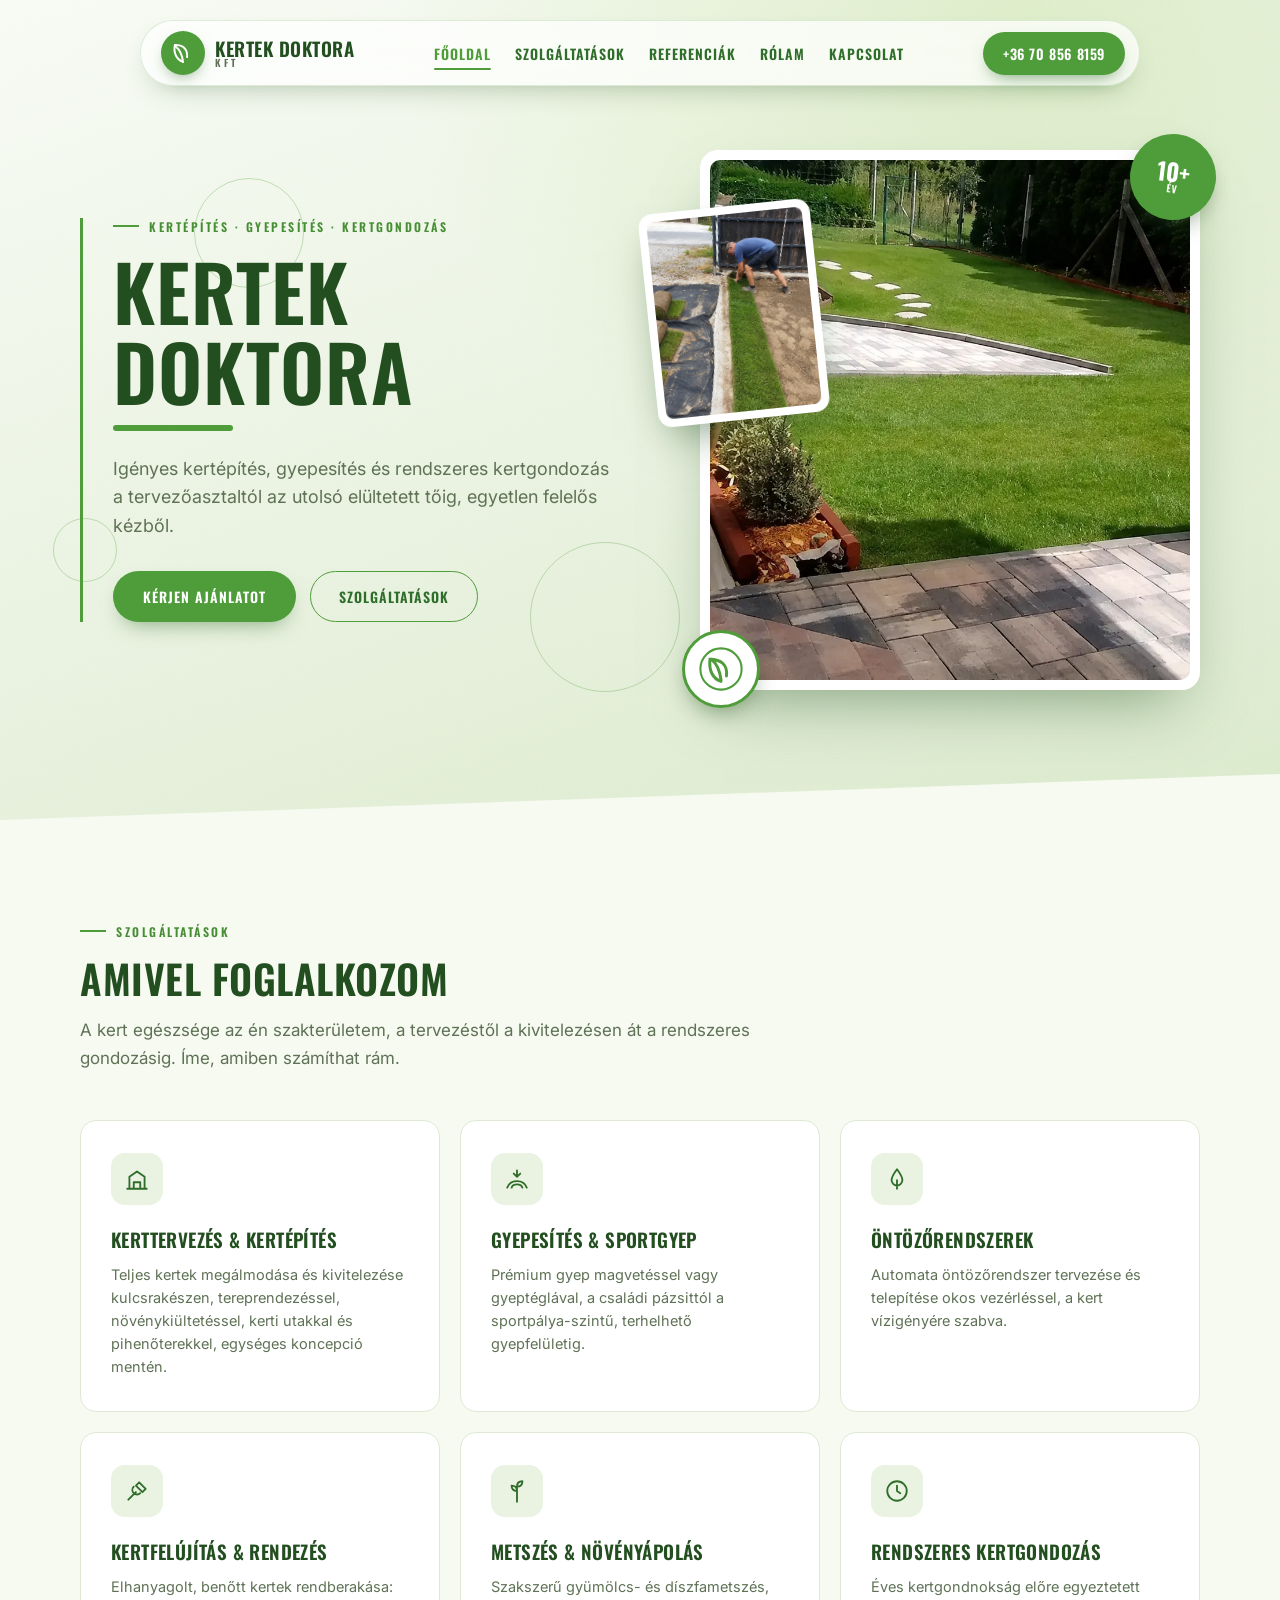
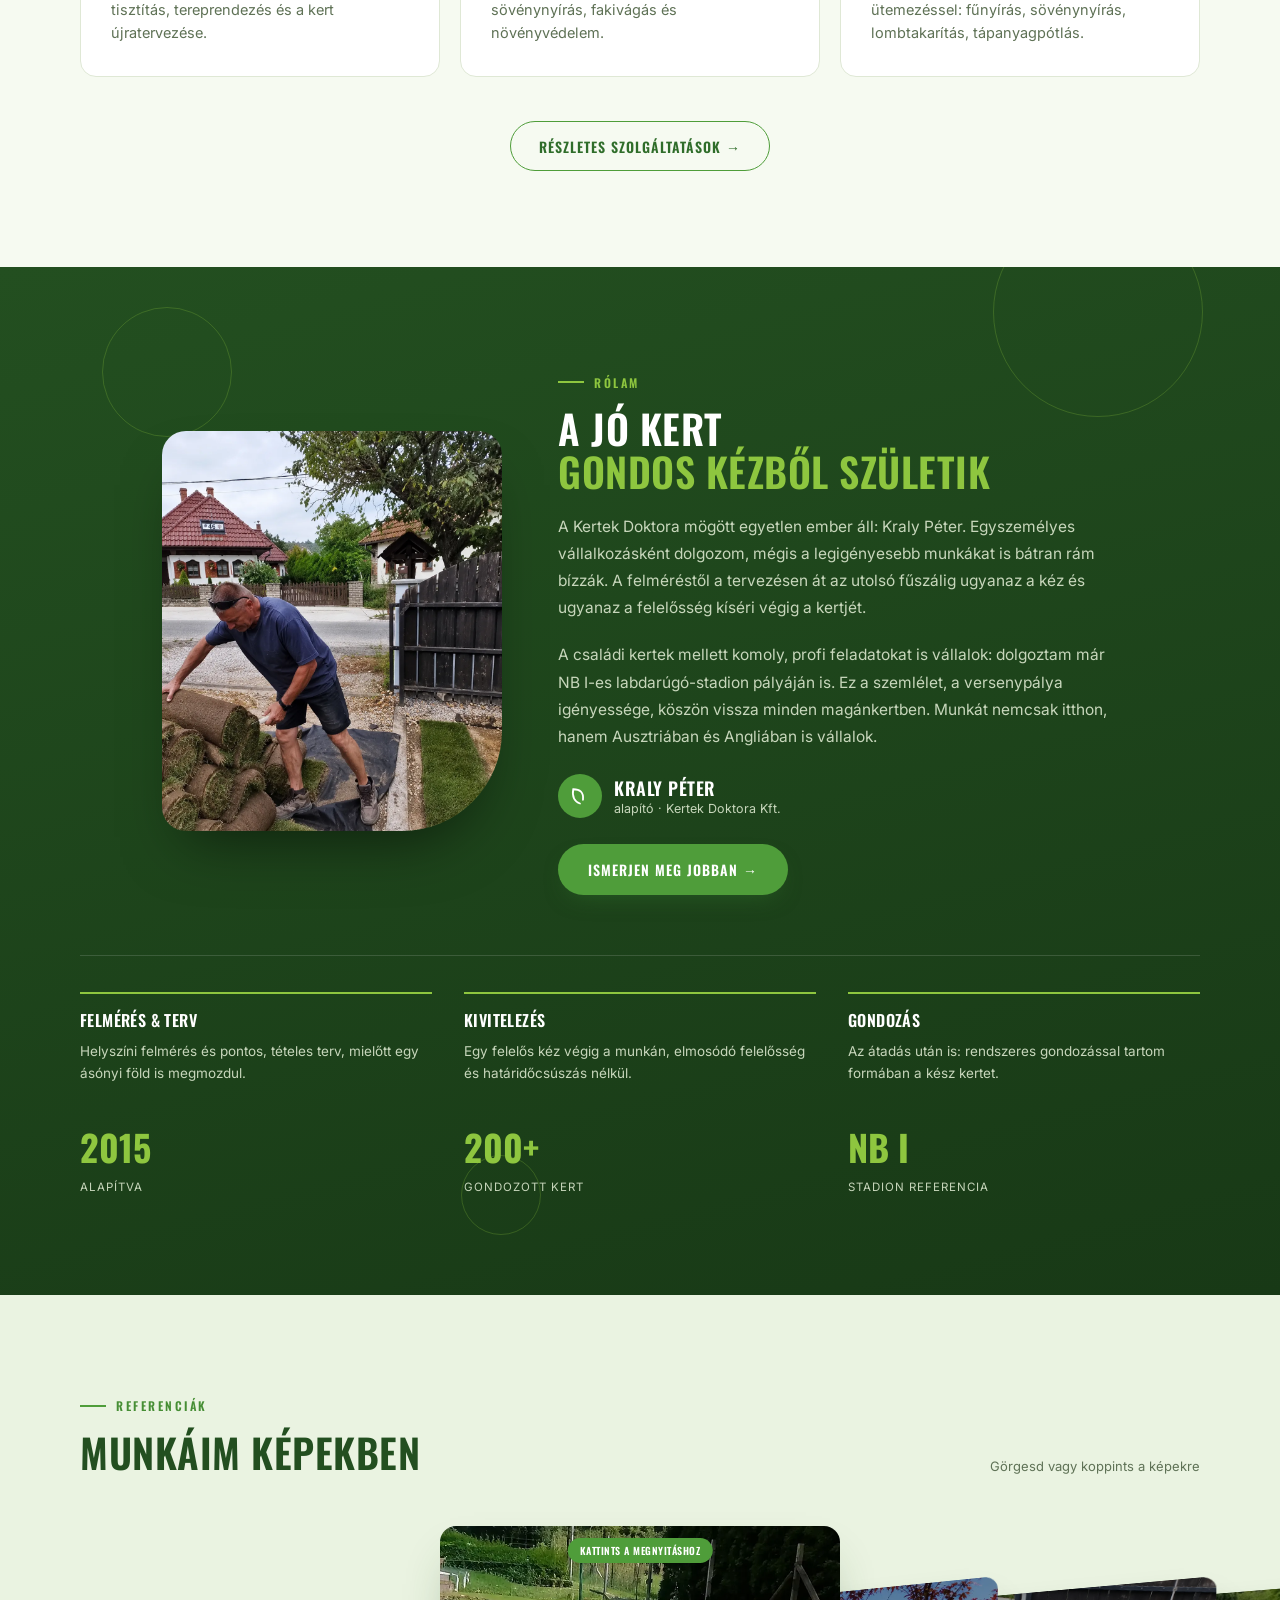
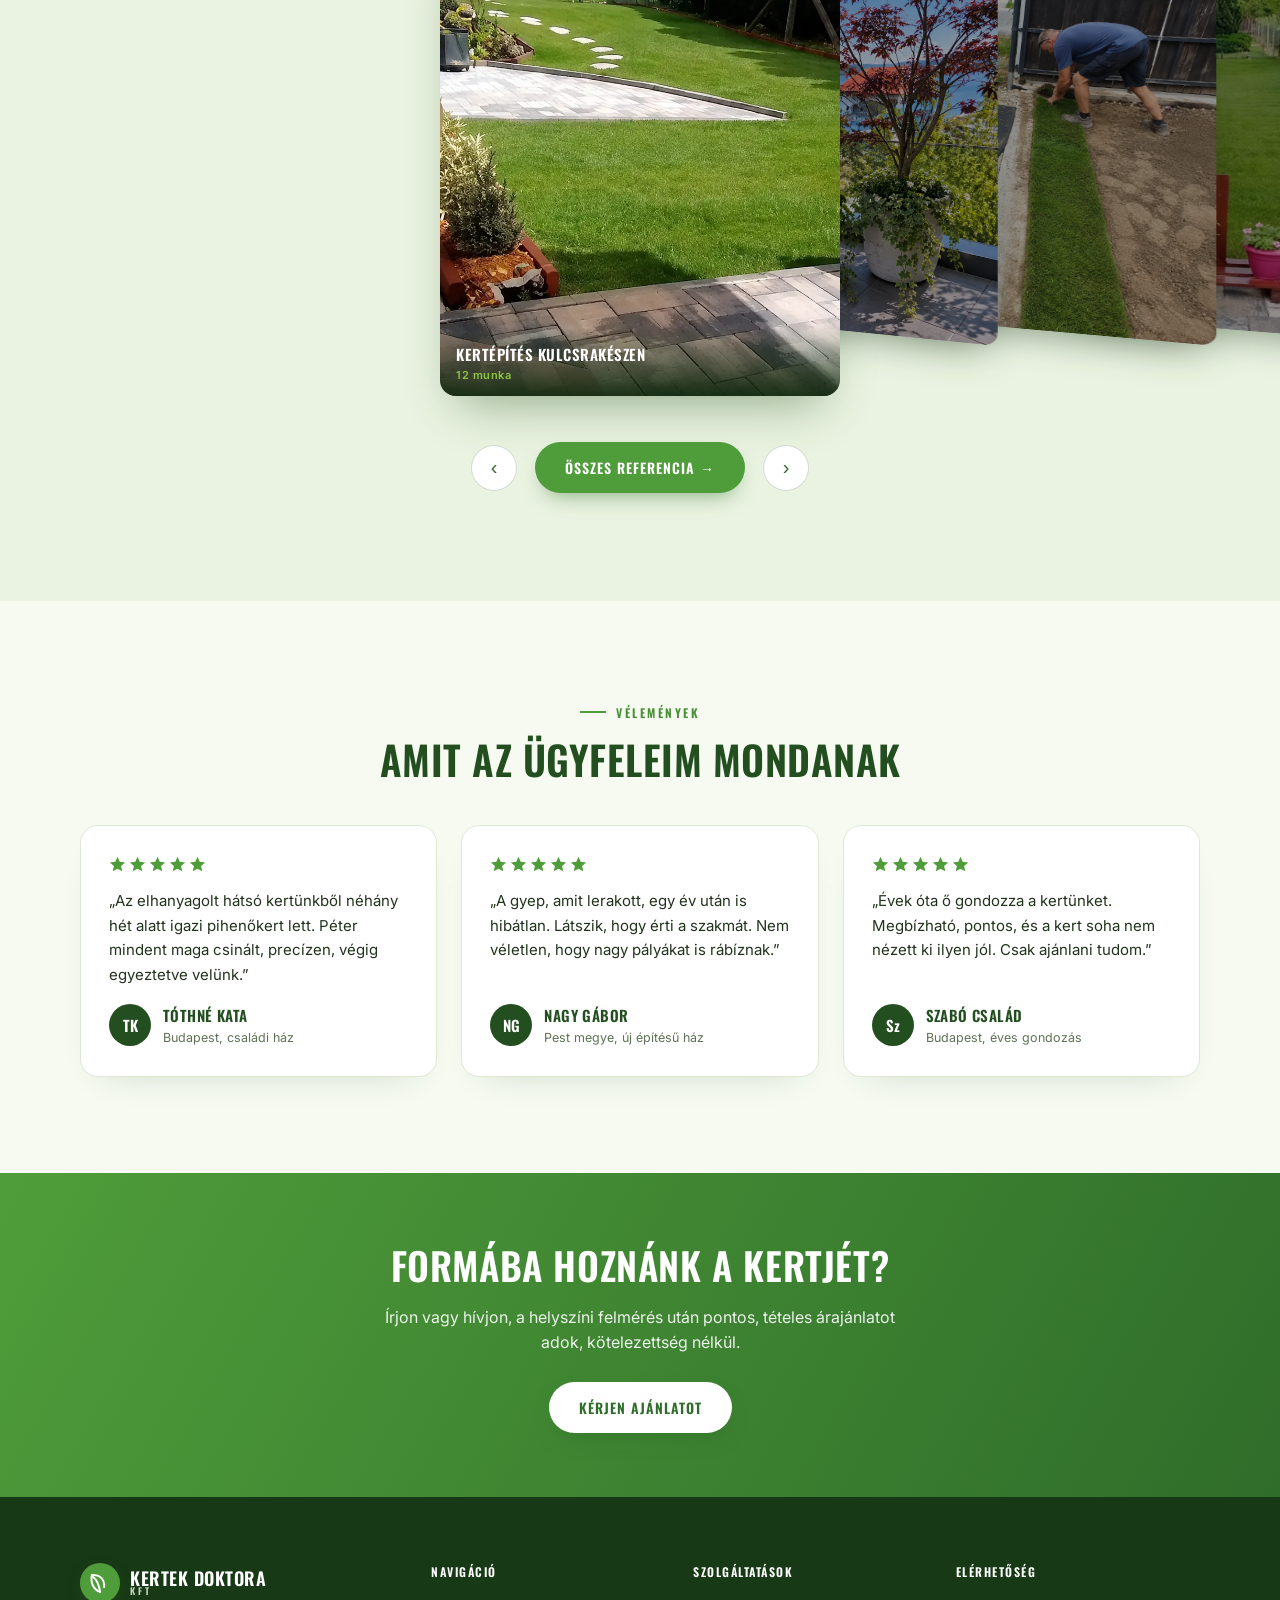
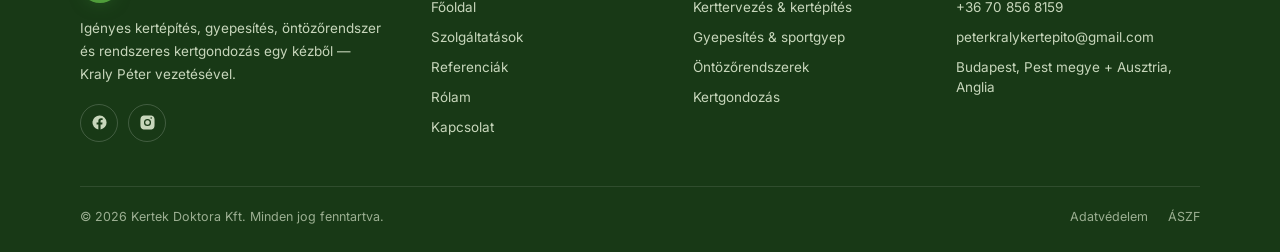
<file: index.html>
<!DOCTYPE html>
<html lang="hu">
<head>
<meta charset="UTF-8">
<meta name="viewport" content="width=device-width, initial-scale=1.0">
<title>Kertek Doktora Kft, kertépítés, gyepesítés és kertgondozás</title>
<meta name="description" content="Kertek Doktora Kft, igényes kertépítés, gyepesítés, öntözőrendszer és rendszeres kertgondozás egy kézből, Kraly Péter vezetésével. A tervezéstől a gondozásig. Kérjen ingyenes árajánlatot.">
<meta name="robots" content="index, follow">
<link rel="canonical" href="https://kertekdoktora.hu/">
<!-- CSERÉLENDŐ ADATOK indulás előtt: telefonszám, e-mail, város/cím, térkép-koordináták, valós fotók. -->
<meta property="og:type" content="website">
<meta property="og:site_name" content="Kertek Doktora Kft">
<meta property="og:title" content="Kertek Doktora Kft, kertépítés, gyepesítés és kertgondozás">
<meta property="og:description" content="Igényes kertépítés, gyepesítés, öntözőrendszer és rendszeres kertgondozás egy kézből. A tervezéstől a gondozásig.">
<meta property="og:image" content="https://kertekdoktora.hu/assets/img/kert-viragos.jpg">
<meta property="og:locale" content="hu_HU">
<meta name="twitter:card" content="summary_large_image">
<link rel="icon" href="assets/favicon.svg">
<link rel="stylesheet" href="assets/styles.css">
<script type="application/ld+json">
{
  "@context": "https://schema.org",
  "@type": "LocalBusiness",
  "name": "Kertek Doktora Kft",
  "description": "Kertépítés, gyepesítés, öntözőrendszer telepítés és rendszeres kertgondozás.",
  "url": "https://kertekdoktora.hu/",
  "telephone": "+36708568159",
  "priceRange": "$$",
  "foundingDate": "2015",
  "founder": { "@type": "Person", "name": "Kraly Péter" },
  "address": { "@type": "PostalAddress", "addressLocality": "Budapest", "addressCountry": "HU" },
  "areaServed": ["Budapest és Pest megye", "Ausztria", "Anglia"],
  "openingHoursSpecification": { "@type": "OpeningHoursSpecification", "dayOfWeek": ["Monday","Tuesday","Wednesday","Thursday","Friday","Saturday"], "opens": "07:00", "closes": "18:00" },
  "image": "https://kertekdoktora.hu/assets/img/kert-viragos.jpg",
  "aggregateRating": { "@type": "AggregateRating", "ratingValue": "5.0", "reviewCount": "3" }
}
</script>
</head>
<body>

  <div class="preloader" id="preloader">
    <div class="preloader-word">Kertek Doktora</div>
    <div class="preloader-bar"><span id="preloaderFill"></span></div>
    <div class="preloader-count" id="preloaderCount">0%</div>
  </div>

  <nav class="navbar" id="navbar">
    <a href="index.html" class="logo" aria-label="Kertek Doktora Kft, főoldal">
      <div class="logo-box"><svg viewBox="0 0 32 32" aria-hidden="true"><path d="M16 27c-8-3-12-11-10-21 10 0 16 5 15 15" fill="none" stroke="#fff" stroke-width="2.4" stroke-linecap="round"/><path d="M7 8c5 4 8 9 9 19" fill="none" stroke="#fff" stroke-width="2.4" stroke-linecap="round"/></svg></div>
      <div class="logo-text"><div class="top">Kertek Doktora</div><div class="bottom">Kft</div></div>
    </a>
    <div class="nav-left">
      <a href="index.html" class="active">Főoldal</a>
      <a href="szolgaltatasok.html">Szolgáltatások</a>
      <a href="referenciak.html">Referenciák</a>
      <a href="rolam.html">Rólam</a>
      <a href="kapcsolat.html">Kapcsolat</a>
    </div>
    <div class="nav-right">
      <a class="phone-btn" href="tel:+36708568159">+36 70 856 8159</a>
      <button class="nav-burger" id="navBurger" aria-label="Menü megnyitása" aria-expanded="false"><span></span><span></span><span></span></button>
    </div>
  </nav>

  <div class="mobile-menu" id="mobileMenu">
    <a href="index.html" class="active">Főoldal</a>
    <a href="szolgaltatasok.html">Szolgáltatások</a>
    <a href="referenciak.html">Referenciák</a>
    <a href="rolam.html">Rólam</a>
    <a href="kapcsolat.html">Kapcsolat</a>
    <a class="phone-btn" href="tel:+36708568159">+36 70 856 8159</a>
  </div>

  <section class="hero" id="hero">
    <div class="hero-content">
      <span class="hero-shape s1"></span><span class="hero-shape s2"></span><span class="hero-shape s3"></span>
      <div class="eyebrow">Kertépítés &middot; Gyepesítés &middot; Kertgondozás</div>
      <h1 class="hero-title"><span>Kertek Doktora</span></h1>
      <div class="hero-underline"></div>
      <div class="hero-sub">Igényes kertépítés, gyepesítés és rendszeres kertgondozás a tervezőasztaltól az utolsó elültetett tőig, egyetlen felelős kézből.</div>
      <div class="hero-ctas">
        <a class="btn-solid" href="kapcsolat.html">Kérjen ajánlatot</a>
        <a class="btn-outline" href="szolgaltatasok.html">Szolgáltatások</a>
      </div>
    </div>
    <div class="hero-image-wrap">
      <div class="hero-image-secondary"><img src="assets/img/valodi/gyepesites-lerakas.webp" alt="Gyeptégla lerakása munka közben"></div>
      <div class="hero-image-frame" id="heroImgFrame">
        <div class="hero-badge"><b id="badgeYears" data-target="10">0</b><span>év</span></div>
        <div class="hero-logo-badge" aria-hidden="true"><svg viewBox="0 0 32 32"><circle cx="16" cy="16" r="15" fill="none" stroke="#4f9d3a" stroke-width="1.5"/><path d="M16 25c-6-2-9-8-8-16 8 0 13 4 12 12" fill="none" stroke="#4f9d3a" stroke-width="2.2" stroke-linecap="round"/><path d="M9 9c4 3 6 7 7 15" fill="none" stroke="#4f9d3a" stroke-width="2.2" stroke-linecap="round"/></svg></div>
        <img src="assets/img/valodi/kertepites-kesz-1.webp" alt="Elkészült, gondozott kert">
      </div>
    </div>
  </section>

  <section class="section" id="szolgaltatasok">
    <div class="section-head">
      <div class="eyebrow">Szolgáltatások</div>
      <h2 class="sec-title">Amivel foglalkozom</h2>
      <p class="section-lede">A kert egészsége az én szakterületem, a tervezéstől a kivitelezésen át a rendszeres gondozásig. Íme, amiben számíthat rám.</p>
    </div>
    <div class="services-grid">
      <div class="service-card"><div class="service-icon"><svg viewBox="0 0 24 24"><path d="M3 21h18M5 21V10l7-5 7 5v11M9 21v-6h6v6"/></svg></div><div class="service-title">Kerttervezés &amp; kertépítés</div><p class="service-desc">Teljes kertek megálmodása és kivitelezése kulcsrakészen, tereprendezéssel, növénykiültetéssel, kerti utakkal és pihenőterekkel, egységes koncepció mentén.</p></div>
      <div class="service-card"><div class="service-icon"><svg viewBox="0 0 24 24"><path d="M3 20c3-8 15-8 18 0M7 20c1-4 9-4 10 0M12 4v6M9 7l3 3 3-3"/></svg></div><div class="service-title">Gyepesítés &amp; sportgyep</div><p class="service-desc">Prémium gyep magvetéssel vagy gyeptéglával, a családi pázsittól a sportpálya-szintű, terhelhető gyepfelületig.</p></div>
      <div class="service-card"><div class="service-icon"><svg viewBox="0 0 24 24"><path d="M12 3c3 4 5 7 5 10a5 5 0 0 1-10 0c0-3 2-6 5-10zM12 13v8"/></svg></div><div class="service-title">Öntözőrendszerek</div><p class="service-desc">Automata öntözőrendszer tervezése és telepítése okos vezérléssel, a kert vízigényére szabva.</p></div>
      <div class="service-card"><div class="service-icon"><svg viewBox="0 0 24 24"><path d="M4 20l7-7M9 8a4 4 0 1 0 6 6M14 4l6 6-3 3-6-6z"/></svg></div><div class="service-title">Kertfelújítás &amp; rendezés</div><p class="service-desc">Elhanyagolt, benőtt kertek rendberakása: tisztítás, tereprendezés és a kert újratervezése.</p></div>
      <div class="service-card"><div class="service-icon"><svg viewBox="0 0 24 24"><path d="M12 22V8M12 8c0-3 2-5 5-5 0 3-2 5-5 5zM12 12c0-3-2-5-5-5 0 3 2 5 5 5z"/></svg></div><div class="service-title">Metszés &amp; növényápolás</div><p class="service-desc">Szakszerű gyümölcs- és díszfametszés, sövénynyírás, fakivágás és növényvédelem.</p></div>
      <div class="service-card"><div class="service-icon"><svg viewBox="0 0 24 24"><path d="M12 21a9 9 0 1 0 0-18 9 9 0 0 0 0 18zM12 7v5l3 2"/></svg></div><div class="service-title">Rendszeres kertgondozás</div><p class="service-desc">Éves kertgondnokság előre egyeztetett ütemezéssel: fűnyírás, sövénynyírás, lombtakarítás, tápanyagpótlás.</p></div>
    </div>
    <div style="text-align:center; margin-top:44px;"><a class="btn-outline" href="szolgaltatasok.html">Részletes szolgáltatások →</a></div>
  </section>

  <section class="about" id="rolam">
    <div class="about-shape s1"></div><div class="about-shape s2"></div><div class="about-shape s3"></div>
    <div class="about-inner">
      <div class="about-imgwrap"><img src="assets/img/valodi/gyepesites-elteritve.webp" alt="Kraly Péter munka közben, gyepszőnyeg lerakásánál"></div>
      <div class="about-text">
        <div class="eyebrow on-dark">Rólam</div>
        <h2 class="about-title"><span>A jó kert</span><span>gondos kézből születik</span></h2>
        <p>A Kertek Doktora mögött egyetlen ember áll: Kraly Péter. Egyszemélyes vállalkozásként dolgozom, mégis a legigényesebb munkákat is bátran rám bízzák. A felméréstől a tervezésen át az utolsó fűszálig ugyanaz a kéz és ugyanaz a felelősség kíséri végig a kertjét.</p>
        <p>A családi kertek mellett komoly, profi feladatokat is vállalok: dolgoztam már NB I-es labdarúgó-stadion pályáján is. Ez a szemlélet, a versenypálya igényessége, köszön vissza minden magánkertben. Munkát nemcsak itthon, hanem Ausztriában és Angliában is vállalok.</p>
        <div class="about-sign">
          <div class="about-sign-mark"><svg viewBox="0 0 32 32"><path d="M16 26c-7-2-11-9-9-19 9 0 14 4 13 14" fill="none" stroke="#fff" stroke-width="2.4" stroke-linecap="round"/></svg></div>
          <div><div class="nm">Kraly Péter</div><div class="rl">alapító &middot; Kertek Doktora Kft.</div></div>
        </div>
        <div style="margin-top:26px;"><a class="btn-solid" href="rolam.html">Ismerjen meg jobban →</a></div>
      </div>
    </div>
    <div class="about-row">
      <div class="about-point"><b>Felmérés &amp; terv</b><span>Helyszíni felmérés és pontos, tételes terv, mielőtt egy ásónyi föld is megmozdul.</span></div>
      <div class="about-point"><b>Kivitelezés</b><span>Egy felelős kéz végig a munkán, elmosódó felelősség és határidőcsúszás nélkül.</span></div>
      <div class="about-point"><b>Gondozás</b><span>Az átadás után is: rendszeres gondozással tartom formában a kész kertet.</span></div>
    </div>
    <div class="about-stats">
      <div class="about-stat"><b>2015</b><span>Alapítva</span></div>
      <div class="about-stat"><b>200+</b><span>Gondozott kert</span></div>
      <div class="about-stat"><b>NB I</b><span>Stadion referencia</span></div>
    </div>
  </section>

  <section class="refs" id="referenciak">
    <div class="refs-head">
      <div><div class="eyebrow">Referenciák</div><h2 class="sec-title">Munkáim képekben</h2></div>
      <span class="refs-hint">Görgesd vagy koppints a képekre</span>
    </div>
    <div class="refs-stage-wrap" id="refsWrap">
      <div class="refs-stage" id="refsStage">
        <div class="refs-card" data-i="0" data-href="referenciak.html#kertepites"><img src="assets/img/valodi/kertepites-kesz-1.webp" alt="Kertépítés — elkészült kert terasszal"><div class="cap">Kertépítés kulcsrakészen<b>12 munka</b></div></div>
        <div class="refs-card" data-i="1" data-href="referenciak.html#novenyultetes"><img src="assets/img/valodi/novenykiultetes-terasz-1.webp" alt="Cserepes díszfák és évelők"><div class="cap">Sövény &amp; növénykiültetés<b>30 munka</b></div></div>
        <div class="refs-card" data-i="2" data-href="referenciak.html#gyepesites"><img src="assets/img/valodi/gyepesites-lerakas.webp" alt="Gyeptégla lerakása munka közben"><div class="cap">Gyepesítés &amp; sportgyep<b>18 munka</b></div></div>
        <div class="refs-card" data-i="3" data-href="referenciak.html#felujitas"><img src="assets/img/valodi/kertepites-kesz-2.webp" alt="Felújított, rendezett kert"><div class="cap">Kertfelújítás &amp; rendezés<b>25 munka</b></div></div>
        <div class="refs-card" data-i="4" data-href="referenciak.html#terkovezes"><img src="assets/img/valodi/kertepites-kesz-1.webp" alt="Térkövezett terasz gondozott kertben"><div class="cap">Térkövezés &amp; terasz<b>9 munka</b></div></div>
        <div class="refs-card" data-i="5" data-href="referenciak.html#novenyultetes"><img src="assets/img/valodi/sziklakert-buxus.webp" alt="Formára nyírt buxusgömbök sziklakertben"><div class="cap">Sövény &amp; növénykiültetés<b>30 munka</b></div></div>
        <div class="refs-card" data-i="6" data-href="referenciak.html#gondozas"><img src="assets/img/valodi/kertepites-kesz-2.webp" alt="Rendszeres kertgondozás — ápolt kert"><div class="cap">Rendszeres kertgondozás<b>Éves szerződések</b></div></div>
      </div>
    </div>
    <div class="refs-nav">
      <button class="refs-btn" id="refsPrev" aria-label="Előző">&#8249;</button>
      <a class="btn-solid" href="referenciak.html">Összes referencia →</a>
      <button class="refs-btn" id="refsNext" aria-label="Következő">&#8250;</button>
    </div>
  </section>

  <section class="reviews-section" id="velemenyek">
    <div class="reviews-head"><div class="eyebrow">Vélemények</div><h2 class="sec-title">Amit az ügyfeleim mondanak</h2></div>
    <div class="reviews-grid">
      <div class="review-card">
        <div class="review-stars"><svg viewBox="0 0 20 20"><path d="M10 1l2.6 5.9 6.4.6-4.8 4.3 1.4 6.2L10 14.9 4.4 18l1.4-6.2L1 7.5l6.4-.6L10 1Z"/></svg><svg viewBox="0 0 20 20"><path d="M10 1l2.6 5.9 6.4.6-4.8 4.3 1.4 6.2L10 14.9 4.4 18l1.4-6.2L1 7.5l6.4-.6L10 1Z"/></svg><svg viewBox="0 0 20 20"><path d="M10 1l2.6 5.9 6.4.6-4.8 4.3 1.4 6.2L10 14.9 4.4 18l1.4-6.2L1 7.5l6.4-.6L10 1Z"/></svg><svg viewBox="0 0 20 20"><path d="M10 1l2.6 5.9 6.4.6-4.8 4.3 1.4 6.2L10 14.9 4.4 18l1.4-6.2L1 7.5l6.4-.6L10 1Z"/></svg><svg viewBox="0 0 20 20"><path d="M10 1l2.6 5.9 6.4.6-4.8 4.3 1.4 6.2L10 14.9 4.4 18l1.4-6.2L1 7.5l6.4-.6L10 1Z"/></svg></div>
        <p>„Az elhanyagolt hátsó kertünkből néhány hét alatt igazi pihenőkert lett. Péter mindent maga csinált, precízen, végig egyeztetve velünk.”</p>
        <div class="review-who"><div class="review-avatar">TK</div><div><b>Tóthné Kata</b><span>Budapest, családi ház</span></div></div>
      </div>
      <div class="review-card">
        <div class="review-stars"><svg viewBox="0 0 20 20"><path d="M10 1l2.6 5.9 6.4.6-4.8 4.3 1.4 6.2L10 14.9 4.4 18l1.4-6.2L1 7.5l6.4-.6L10 1Z"/></svg><svg viewBox="0 0 20 20"><path d="M10 1l2.6 5.9 6.4.6-4.8 4.3 1.4 6.2L10 14.9 4.4 18l1.4-6.2L1 7.5l6.4-.6L10 1Z"/></svg><svg viewBox="0 0 20 20"><path d="M10 1l2.6 5.9 6.4.6-4.8 4.3 1.4 6.2L10 14.9 4.4 18l1.4-6.2L1 7.5l6.4-.6L10 1Z"/></svg><svg viewBox="0 0 20 20"><path d="M10 1l2.6 5.9 6.4.6-4.8 4.3 1.4 6.2L10 14.9 4.4 18l1.4-6.2L1 7.5l6.4-.6L10 1Z"/></svg><svg viewBox="0 0 20 20"><path d="M10 1l2.6 5.9 6.4.6-4.8 4.3 1.4 6.2L10 14.9 4.4 18l1.4-6.2L1 7.5l6.4-.6L10 1Z"/></svg></div>
        <p>„A gyep, amit lerakott, egy év után is hibátlan. Látszik, hogy érti a szakmát. Nem véletlen, hogy nagy pályákat is rábíznak.”</p>
        <div class="review-who"><div class="review-avatar">NG</div><div><b>Nagy Gábor</b><span>Pest megye, új építésű ház</span></div></div>
      </div>
      <div class="review-card">
        <div class="review-stars"><svg viewBox="0 0 20 20"><path d="M10 1l2.6 5.9 6.4.6-4.8 4.3 1.4 6.2L10 14.9 4.4 18l1.4-6.2L1 7.5l6.4-.6L10 1Z"/></svg><svg viewBox="0 0 20 20"><path d="M10 1l2.6 5.9 6.4.6-4.8 4.3 1.4 6.2L10 14.9 4.4 18l1.4-6.2L1 7.5l6.4-.6L10 1Z"/></svg><svg viewBox="0 0 20 20"><path d="M10 1l2.6 5.9 6.4.6-4.8 4.3 1.4 6.2L10 14.9 4.4 18l1.4-6.2L1 7.5l6.4-.6L10 1Z"/></svg><svg viewBox="0 0 20 20"><path d="M10 1l2.6 5.9 6.4.6-4.8 4.3 1.4 6.2L10 14.9 4.4 18l1.4-6.2L1 7.5l6.4-.6L10 1Z"/></svg><svg viewBox="0 0 20 20"><path d="M10 1l2.6 5.9 6.4.6-4.8 4.3 1.4 6.2L10 14.9 4.4 18l1.4-6.2L1 7.5l6.4-.6L10 1Z"/></svg></div>
        <p>„Évek óta ő gondozza a kertünket. Megbízható, pontos, és a kert soha nem nézett ki ilyen jól. Csak ajánlani tudom.”</p>
        <div class="review-who"><div class="review-avatar">Sz</div><div><b>Szabó család</b><span>Budapest, éves gondozás</span></div></div>
      </div>
    </div>
  </section>

  <section class="cta-strip">
    <h2>Formába hoznánk a kertjét?</h2>
    <p>Írjon vagy hívjon, a helyszíni felmérés után pontos, tételes árajánlatot adok, kötelezettség nélkül.</p>
    <a class="btn-solid" href="kapcsolat.html">Kérjen ajánlatot</a>
  </section>

  <footer class="site-footer">
    <div class="footer-top">
      <div class="footer-col">
        <div class="footer-brand"><div class="logo-box"><svg viewBox="0 0 32 32" aria-hidden="true"><path d="M16 27c-8-3-12-11-10-21 10 0 16 5 15 15" fill="none" stroke="#fff" stroke-width="2.4" stroke-linecap="round"/><path d="M7 8c5 4 8 9 9 19" fill="none" stroke="#fff" stroke-width="2.4" stroke-linecap="round"/></svg></div><div class="logo-text"><div class="top">Kertek Doktora</div><div class="bottom">Kft</div></div></div>
        <p>Igényes kertépítés, gyepesítés, öntözőrendszer és rendszeres kertgondozás egy kézből — Kraly Péter vezetésével.</p>
        <div class="footer-social">
          <a href="#" aria-label="Facebook"><svg viewBox="0 0 24 24"><path d="M22 12a10 10 0 1 0-11.6 9.9v-7H7.9V12h2.5V9.8c0-2.5 1.5-3.9 3.8-3.9 1.1 0 2.2.2 2.2.2v2.5h-1.3c-1.2 0-1.6.8-1.6 1.6V12h2.8l-.4 2.9h-2.4v7A10 10 0 0 0 22 12"/></svg></a>
          <a href="#" aria-label="Instagram"><svg viewBox="0 0 24 24"><path d="M12 2c2.7 0 3.06.01 4.12.06 1.07.05 1.79.22 2.43.46.66.26 1.22.6 1.77 1.15.55.55.9 1.11 1.15 1.77.24.64.41 1.36.46 2.43.05 1.06.06 1.42.06 4.12s-.01 3.06-.06 4.12c-.05 1.07-.22 1.79-.46 2.43a4.9 4.9 0 0 1-1.15 1.77 4.9 4.9 0 0 1-1.77 1.15c-.64.24-1.36.41-2.43.46-1.06.05-1.42.06-4.12.06s-3.06-.01-4.12-.06c-1.07-.05-1.79-.22-2.43-.46a4.9 4.9 0 0 1-1.77-1.15 4.9 4.9 0 0 1-1.15-1.77c-.24-.64-.41-1.36-.46-2.43C2.01 15.06 2 14.7 2 12s.01-3.06.06-4.12c.05-1.07.22-1.79.46-2.43.26-.66.6-1.22 1.15-1.77A4.9 4.9 0 0 1 5.44 2.53c.64-.24 1.36-.41 2.43-.46C8.94 2.01 9.3 2 12 2Zm0 5a5 5 0 1 0 0 10 5 5 0 0 0 0-10Zm0 8.2a3.2 3.2 0 1 1 0-6.4 3.2 3.2 0 0 1 0 6.4Zm5.2-8.4a1.17 1.17 0 1 0 0-2.34 1.17 1.17 0 0 0 0 2.34Z"/></svg></a>
        </div>
      </div>
      <div class="footer-col"><h4>Navigáció</h4><ul><li><a href="index.html">Főoldal</a></li><li><a href="szolgaltatasok.html">Szolgáltatások</a></li><li><a href="referenciak.html">Referenciák</a></li><li><a href="rolam.html">Rólam</a></li><li><a href="kapcsolat.html">Kapcsolat</a></li></ul></div>
      <div class="footer-col"><h4>Szolgáltatások</h4><ul><li><a href="szolgaltatasok.html">Kerttervezés &amp; kertépítés</a></li><li><a href="szolgaltatasok.html">Gyepesítés &amp; sportgyep</a></li><li><a href="szolgaltatasok.html">Öntözőrendszerek</a></li><li><a href="szolgaltatasok.html">Kertgondozás</a></li></ul></div>
      <div class="footer-col"><h4>Elérhetőség</h4><ul><li><a href="tel:+36708568159">+36 70 856 8159</a></li><li><a href="mailto:peterkralykertepito@gmail.com">peterkralykertepito@gmail.com</a></li><li><a href="kapcsolat.html">Budapest, Pest megye + Ausztria, Anglia</a></li></ul></div>
    </div>
    <div class="footer-bottom"><p>© 2026 Kertek Doktora Kft. Minden jog fenntartva.</p><div class="footer-legal"><a href="#">Adatvédelem</a><a href="#">ÁSZF</a></div></div>
  </footer>

  <script src="assets/main.js"></script>
</body>
</html>
</file>
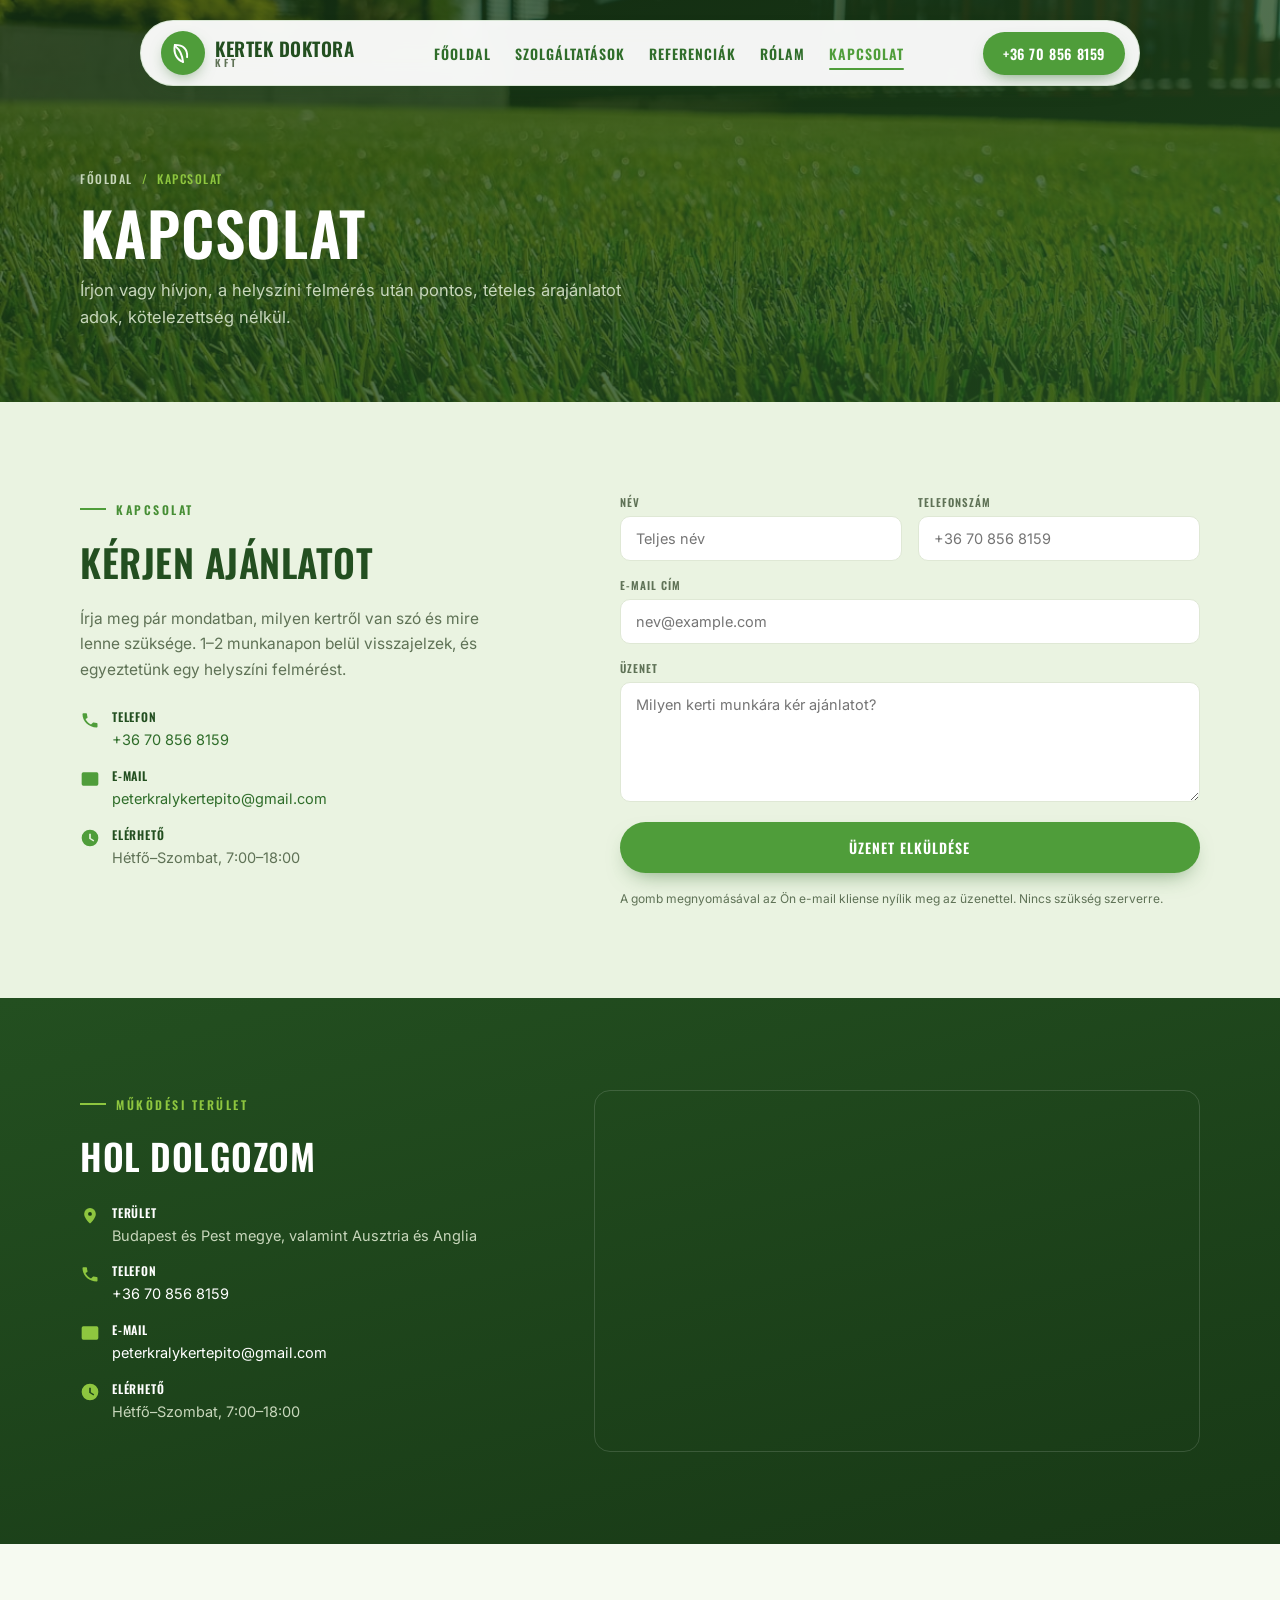
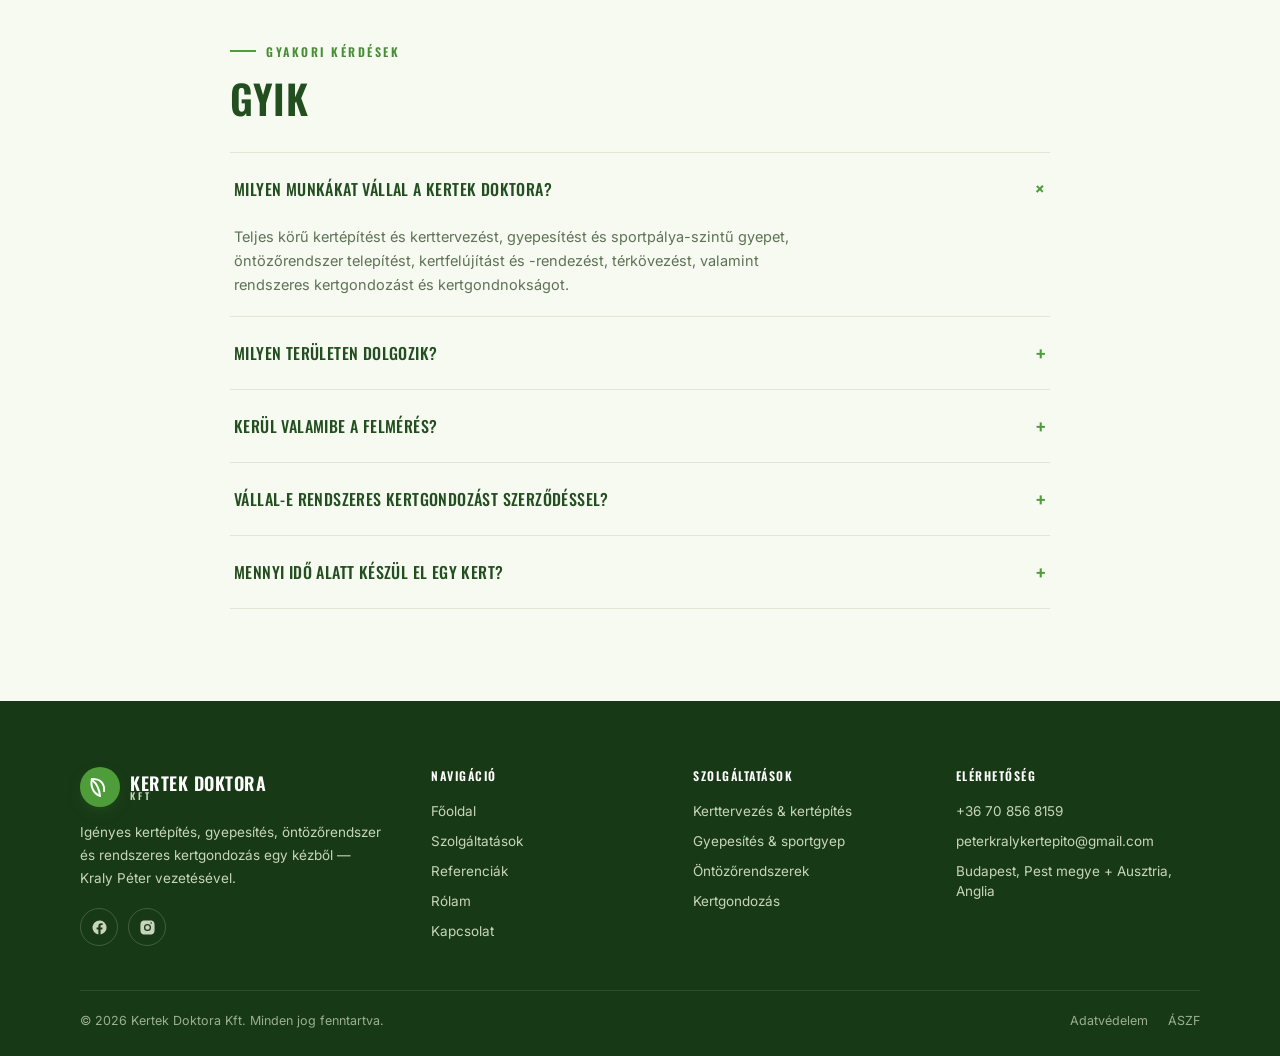
<file: kapcsolat.html>
<!DOCTYPE html>
<html lang="hu">
<head>
<meta charset="UTF-8">
<meta name="viewport" content="width=device-width, initial-scale=1.0">
<title>Kapcsolat, Kertek Doktora Kft</title>
<meta name="description" content="Kérjen árajánlatot a Kertek Doktora Kft-től. Kertépítés, gyepesítés és kertgondozás Budapesten és Pest megyében, valamint Ausztriában és Angliában. Kraly Péter várja megkeresését.">
<link rel="canonical" href="https://kertekdoktora.hu/kapcsolat.html">
<link rel="icon" href="assets/favicon.svg">
<link rel="stylesheet" href="assets/styles.css">
<script type="application/ld+json">
{ "@context":"https://schema.org","@type":"FAQPage","mainEntity":[
{"@type":"Question","name":"Milyen területen dolgozik?","acceptedAnswer":{"@type":"Answer","text":"Elsősorban Budapesten és Pest megyében, nagyobb kivitelezéseknél az egész régióban. Emellett külföldön is vállalok munkát: Ausztriában és Angliában egyaránt."}},
{"@type":"Question","name":"Hogyan kérhetek árajánlatot?","acceptedAnswer":{"@type":"Answer","text":"Hívjon telefonon, vagy töltse ki az űrlapot — a helyszíni felmérés után pontos, tételes árajánlatot adok."}},
{"@type":"Question","name":"Kerül valamibe a felmérés?","acceptedAnswer":{"@type":"Answer","text":"A helyszíni felmérés és az árajánlat díjmentes és kötelezettség nélküli."}}
]}
</script>
</head>
<body class="subpage">

  <div class="preloader" id="preloader"><div class="preloader-word">Kertek Doktora</div><div class="preloader-bar"><span id="preloaderFill"></span></div><div class="preloader-count" id="preloaderCount">0%</div></div>

  <nav class="navbar" id="navbar">
    <a href="index.html" class="logo" aria-label="Kertek Doktora Kft — főoldal"><div class="logo-box"><svg viewBox="0 0 32 32" aria-hidden="true"><path d="M16 27c-8-3-12-11-10-21 10 0 16 5 15 15" fill="none" stroke="#fff" stroke-width="2.4" stroke-linecap="round"/><path d="M7 8c5 4 8 9 9 19" fill="none" stroke="#fff" stroke-width="2.4" stroke-linecap="round"/></svg></div><div class="logo-text"><div class="top">Kertek Doktora</div><div class="bottom">Kft</div></div></a>
    <div class="nav-left">
      <a href="index.html">Főoldal</a>
      <a href="szolgaltatasok.html">Szolgáltatások</a>
      <a href="referenciak.html">Referenciák</a>
      <a href="rolam.html">Rólam</a>
      <a href="kapcsolat.html" class="active">Kapcsolat</a>
    </div>
    <div class="nav-right">
      <a class="phone-btn" href="tel:+36708568159">+36 70 856 8159</a>
      <button class="nav-burger" id="navBurger" aria-label="Menü megnyitása" aria-expanded="false"><span></span><span></span><span></span></button>
    </div>
  </nav>
  <div class="mobile-menu" id="mobileMenu">
    <a href="index.html">Főoldal</a><a href="szolgaltatasok.html">Szolgáltatások</a><a href="referenciak.html">Referenciák</a><a href="rolam.html">Rólam</a><a href="kapcsolat.html" class="active">Kapcsolat</a>
    <a class="phone-btn" href="tel:+36708568159">+36 70 856 8159</a>
  </div>

  <header class="page-banner pb-gyep">
    <div class="pb-inner">
      <div class="crumbs"><a href="index.html">Főoldal</a> &nbsp;/&nbsp; Kapcsolat</div>
      <h1>Kapcsolat</h1>
      <p>Írjon vagy hívjon, a helyszíni felmérés után pontos, tételes árajánlatot adok, kötelezettség nélkül.</p>
    </div>
  </header>

  <section class="contact-section">
    <div class="contact-inner">
      <div class="contact-head">
        <div class="eyebrow">Kapcsolat</div>
        <h2 class="contact-title">Kérjen ajánlatot</h2>
        <p>Írja meg pár mondatban, milyen kertről van szó és mire lenne szüksége. 1–2 munkanapon belül visszajelzek, és egyeztetünk egy helyszíni felmérést.</p>
        <ul class="map-list" style="margin-top:26px;">
          <li><svg class="map-icon" viewBox="0 0 24 24" style="fill:var(--leaf)"><path d="M6.6 10.8c1.4 2.8 3.8 5.2 6.6 6.6l2.2-2.2c.3-.3.7-.4 1-.2 1.1.4 2.3.6 3.6.6.6 0 1 .4 1 1V20c0 .6-.4 1-1 1C10.4 21 3 13.6 3 4.9c0-.6.4-1 1-1h3.4c.6 0 1 .4 1 1 0 1.3.2 2.5.6 3.6.1.4 0 .8-.2 1L6.6 10.8Z"/></svg><div style="color:var(--muted)"><b style="color:var(--leaf-deep)">Telefon</b><a href="tel:+36708568159" style="color:var(--leaf-700)">+36 70 856 8159</a></div></li>
          <li><svg class="map-icon" viewBox="0 0 24 24" style="fill:var(--leaf)"><path d="M4 4h16a2 2 0 0 1 2 2v12a2 2 0 0 1-2 2H4a2 2 0 0 1-2-2V6a2 2 0 0 1 2-2Zm0 2v.01L12 12l8-5.99V6l-8 6-8-6Z"/></svg><div style="color:var(--muted)"><b style="color:var(--leaf-deep)">E-mail</b><a href="mailto:peterkralykertepito@gmail.com" style="color:var(--leaf-700)">peterkralykertepito@gmail.com</a></div></li>
          <li><svg class="map-icon" viewBox="0 0 24 24" style="fill:var(--leaf)"><path d="M12 2a10 10 0 1 0 0 20 10 10 0 0 0 0-20Zm1 5v5.4l4 2.4-.8 1.3L11 13V7h2Z"/></svg><div style="color:var(--muted)"><b style="color:var(--leaf-deep)">Elérhető</b>Hétfő–Szombat, 7:00–18:00</div></li>
        </ul>
      </div>
      <form class="contact-form" id="contactForm" data-email="peterkralykertepito@gmail.com">
        <div class="contact-row">
          <div><label for="cf-name">Név</label><input type="text" id="cf-name" name="name" required placeholder="Teljes név"></div>
          <div><label for="cf-phone">Telefonszám</label><input type="tel" id="cf-phone" name="phone" required placeholder="+36 70 856 8159"></div>
        </div>
        <div><label for="cf-email">E-mail cím</label><input type="email" id="cf-email" name="email" placeholder="nev@example.com"></div>
        <div><label for="cf-message">Üzenet</label><textarea id="cf-message" name="message" required placeholder="Milyen kerti munkára kér ajánlatot?"></textarea></div>
        <button type="submit" class="btn-solid">Üzenet elküldése</button>
        <p class="contact-note">A gomb megnyomásával az Ön e-mail kliense nyílik meg az üzenettel. Nincs szükség szerverre.</p>
      </form>
    </div>
  </section>

  <section class="map-section">
    <div class="map-inner">
      <div class="map-text">
        <div class="eyebrow on-dark">Működési terület</div>
        <h2 class="map-title">Hol dolgozom</h2>
        <ul class="map-list">
          <li><svg class="map-icon" viewBox="0 0 24 24"><path d="M12 21s-7-6.2-7-11.5A7 7 0 0 1 19 9.5C19 14.8 12 21 12 21Z"/><circle cx="12" cy="9.5" r="2.3" fill="#183916"/></svg><div><b>Terület</b>Budapest és Pest megye, valamint Ausztria és Anglia <!-- CSERE: valós terület --></div></li>
          <li><svg class="map-icon" viewBox="0 0 24 24"><path d="M6.6 10.8c1.4 2.8 3.8 5.2 6.6 6.6l2.2-2.2c.3-.3.7-.4 1-.2 1.1.4 2.3.6 3.6.6.6 0 1 .4 1 1V20c0 .6-.4 1-1 1C10.4 21 3 13.6 3 4.9c0-.6.4-1 1-1h3.4c.6 0 1 .4 1 1 0 1.3.2 2.5.6 3.6.1.4 0 .8-.2 1L6.6 10.8Z"/></svg><div><b>Telefon</b><a href="tel:+36708568159">+36 70 856 8159</a> <!-- CSERE --></div></li>
          <li><svg class="map-icon" viewBox="0 0 24 24"><path d="M4 4h16a2 2 0 0 1 2 2v12a2 2 0 0 1-2 2H4a2 2 0 0 1-2-2V6a2 2 0 0 1 2-2Zm0 2v.01L12 12l8-5.99V6l-8 6-8-6Z"/></svg><div><b>E-mail</b><a href="mailto:peterkralykertepito@gmail.com">peterkralykertepito@gmail.com</a> <!-- CSERE --></div></li>
          <li><svg class="map-icon" viewBox="0 0 24 24"><path d="M12 2a10 10 0 1 0 0 20 10 10 0 0 0 0-20Zm1 5v5.4l4 2.4-.8 1.3L11 13V7h2Z"/></svg><div><b>Elérhető</b>Hétfő–Szombat, 7:00–18:00</div></li>
        </ul>
      </div>
      <!-- CSERE: a térkép placeholderként Budapest környékére van állítva; állítsd a valós működési területre / székhelyre. -->
      <div class="map-frame"><iframe title="Kertek Doktora — működési terület" loading="lazy" referrerpolicy="no-referrer-when-downgrade" src="https://www.openstreetmap.org/export/embed.html?bbox=18.9%2C47.35%2C19.35%2C47.62&layer=mapnik&marker=47.4979%2C19.0402"></iframe></div>
    </div>
  </section>

  <section class="faq-section">
    <div class="faq-inner">
      <div class="eyebrow">Gyakori kérdések</div>
      <h2 class="sec-title">GYIK</h2>
      <div class="faq-list">
        <details class="faq-item" open><summary>Milyen munkákat vállal a Kertek Doktora? <span class="plus">+</span></summary><div class="faq-body">Teljes körű kertépítést és kerttervezést, gyepesítést és sportpálya-szintű gyepet, öntözőrendszer telepítést, kertfelújítást és -rendezést, térkövezést, valamint rendszeres kertgondozást és kertgondnokságot.</div></details>
        <details class="faq-item"><summary>Milyen területen dolgozik? <span class="plus">+</span></summary><div class="faq-body">Elsősorban Budapesten és Pest megyében, nagyobb kivitelezéseknél az egész régióban. Emellett külföldön is vállalok munkát: Ausztriában és Angliában egyaránt dolgozom.</div></details>
        <details class="faq-item"><summary>Kerül valamibe a felmérés? <span class="plus">+</span></summary><div class="faq-body">A helyszíni felmérés és az árajánlat díjmentes és kötelezettség nélküli.</div></details>
        <details class="faq-item"><summary>Vállal-e rendszeres kertgondozást szerződéssel? <span class="plus">+</span></summary><div class="faq-body">Igen, éves kertgondnoksági szerződést is kötök, előre egyeztetett ütemezéssel és tervezhető díjjal.</div></details>
        <details class="faq-item"><summary>Mennyi idő alatt készül el egy kert? <span class="plus">+</span></summary><div class="faq-body">A kisebb munkák néhány nap, egy teljes kertépítés a mérettől és időjárástól függően 1–4 hét. A felmérés után pontos ütemtervet adok.</div></details>
      </div>
    </div>
  </section>

  <footer class="site-footer">
    <div class="footer-top">
      <div class="footer-col"><div class="footer-brand"><div class="logo-box"><svg viewBox="0 0 32 32" aria-hidden="true"><path d="M16 27c-8-3-12-11-10-21 10 0 16 5 15 15" fill="none" stroke="#fff" stroke-width="2.4" stroke-linecap="round"/><path d="M7 8c5 4 8 9 9 19" fill="none" stroke="#fff" stroke-width="2.4" stroke-linecap="round"/></svg></div><div class="logo-text"><div class="top">Kertek Doktora</div><div class="bottom">Kft</div></div></div><p>Igényes kertépítés, gyepesítés, öntözőrendszer és rendszeres kertgondozás egy kézből — Kraly Péter vezetésével.</p><div class="footer-social"><a href="#" aria-label="Facebook"><svg viewBox="0 0 24 24"><path d="M22 12a10 10 0 1 0-11.6 9.9v-7H7.9V12h2.5V9.8c0-2.5 1.5-3.9 3.8-3.9 1.1 0 2.2.2 2.2.2v2.5h-1.3c-1.2 0-1.6.8-1.6 1.6V12h2.8l-.4 2.9h-2.4v7A10 10 0 0 0 22 12"/></svg></a><a href="#" aria-label="Instagram"><svg viewBox="0 0 24 24"><path d="M12 2c2.7 0 3.06.01 4.12.06 1.07.05 1.79.22 2.43.46.66.26 1.22.6 1.77 1.15.55.55.9 1.11 1.15 1.77.24.64.41 1.36.46 2.43.05 1.06.06 1.42.06 4.12s-.01 3.06-.06 4.12c-.05 1.07-.22 1.79-.46 2.43a4.9 4.9 0 0 1-1.15 1.77 4.9 4.9 0 0 1-1.77 1.15c-.64.24-1.36.41-2.43.46-1.06.05-1.42.06-4.12.06s-3.06-.01-4.12-.06c-1.07-.05-1.79-.22-2.43-.46a4.9 4.9 0 0 1-1.77-1.15 4.9 4.9 0 0 1-1.15-1.77c-.24-.64-.41-1.36-.46-2.43C2.01 15.06 2 14.7 2 12s.01-3.06.06-4.12c.05-1.07.22-1.79.46-2.43.26-.66.6-1.22 1.15-1.77A4.9 4.9 0 0 1 5.44 2.53c.64-.24 1.36-.41 2.43-.46C8.94 2.01 9.3 2 12 2Zm0 5a5 5 0 1 0 0 10 5 5 0 0 0 0-10Zm0 8.2a3.2 3.2 0 1 1 0-6.4 3.2 3.2 0 0 1 0 6.4Zm5.2-8.4a1.17 1.17 0 1 0 0-2.34 1.17 1.17 0 0 0 0 2.34Z"/></svg></a></div></div>
      <div class="footer-col"><h4>Navigáció</h4><ul><li><a href="index.html">Főoldal</a></li><li><a href="szolgaltatasok.html">Szolgáltatások</a></li><li><a href="referenciak.html">Referenciák</a></li><li><a href="rolam.html">Rólam</a></li><li><a href="kapcsolat.html">Kapcsolat</a></li></ul></div>
      <div class="footer-col"><h4>Szolgáltatások</h4><ul><li><a href="szolgaltatasok.html">Kerttervezés &amp; kertépítés</a></li><li><a href="szolgaltatasok.html">Gyepesítés &amp; sportgyep</a></li><li><a href="szolgaltatasok.html">Öntözőrendszerek</a></li><li><a href="szolgaltatasok.html">Kertgondozás</a></li></ul></div>
      <div class="footer-col"><h4>Elérhetőség</h4><ul><li><a href="tel:+36708568159">+36 70 856 8159</a></li><li><a href="mailto:peterkralykertepito@gmail.com">peterkralykertepito@gmail.com</a></li><li><a href="kapcsolat.html">Budapest, Pest megye + Ausztria, Anglia</a></li></ul></div>
    </div>
    <div class="footer-bottom"><p>© 2026 Kertek Doktora Kft. Minden jog fenntartva.</p><div class="footer-legal"><a href="#">Adatvédelem</a><a href="#">ÁSZF</a></div></div>
  </footer>

  <script src="assets/main.js"></script>
</body>
</html>
</file>
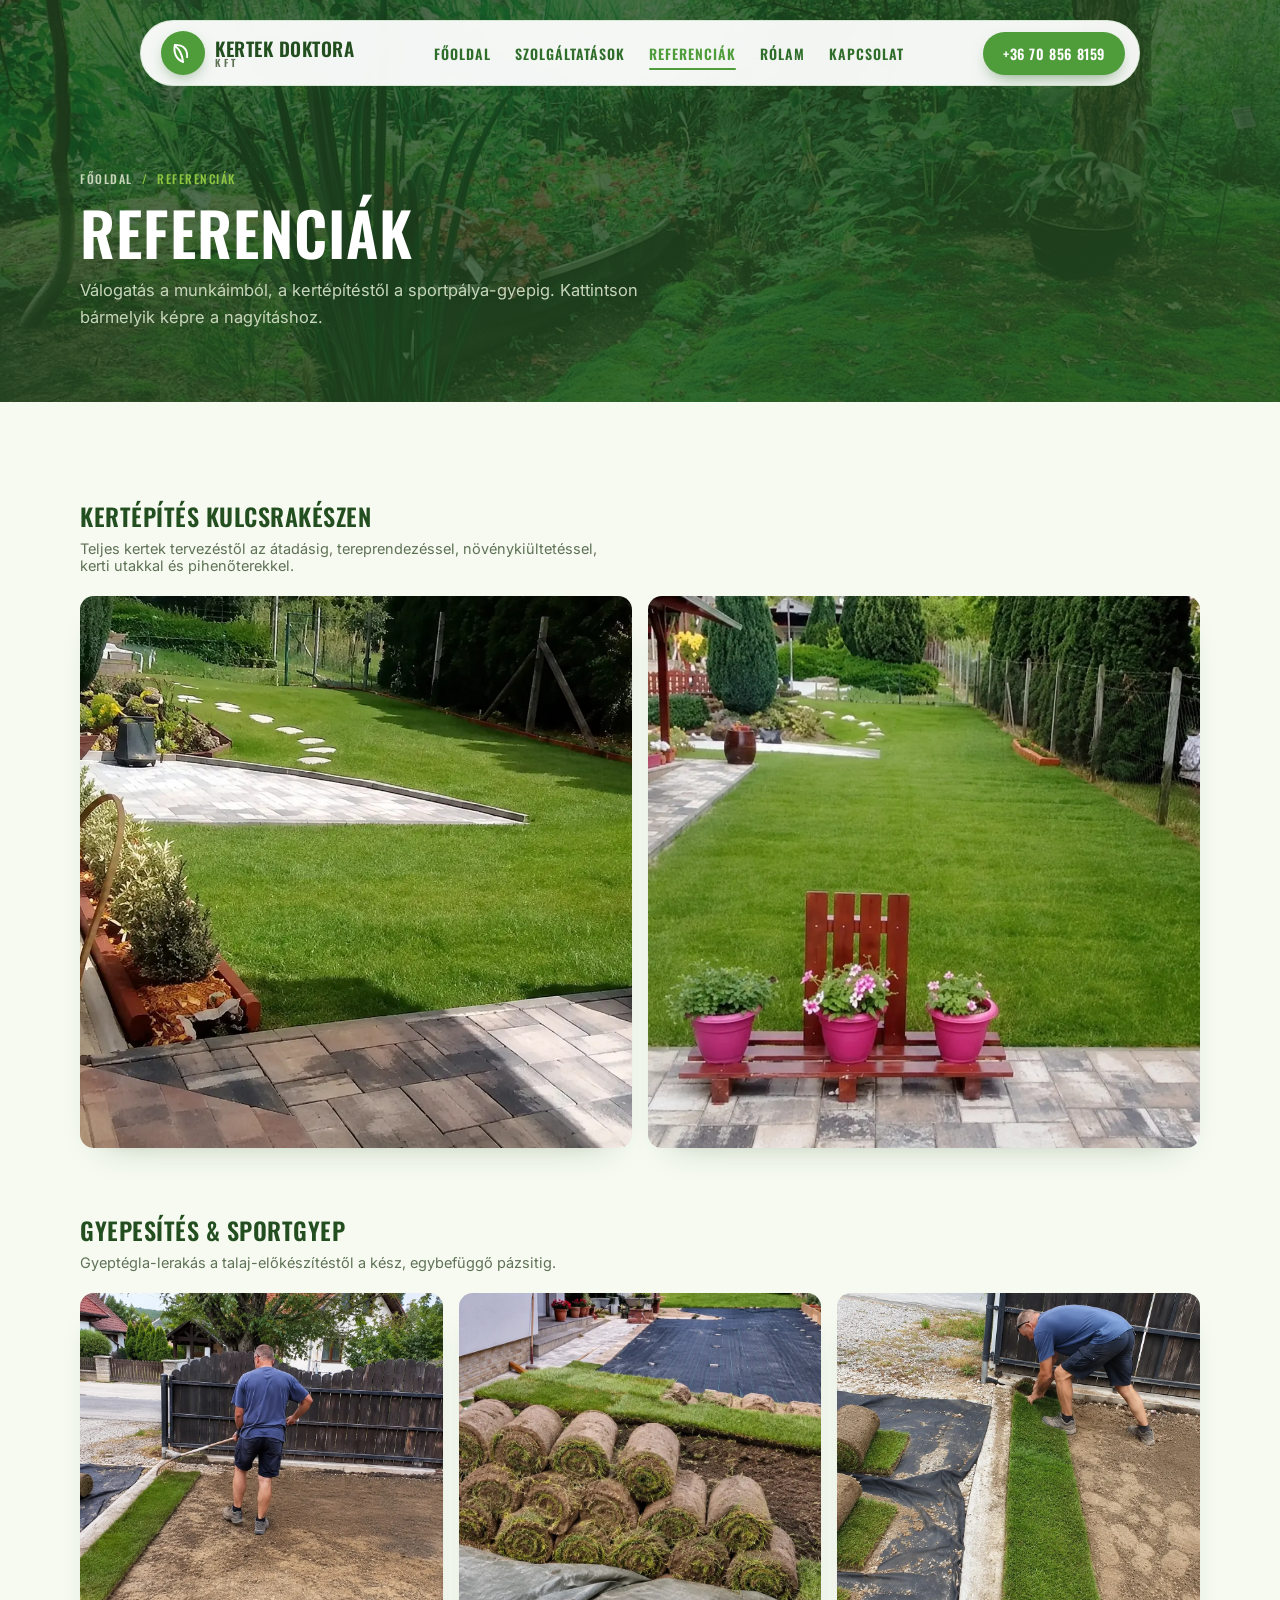
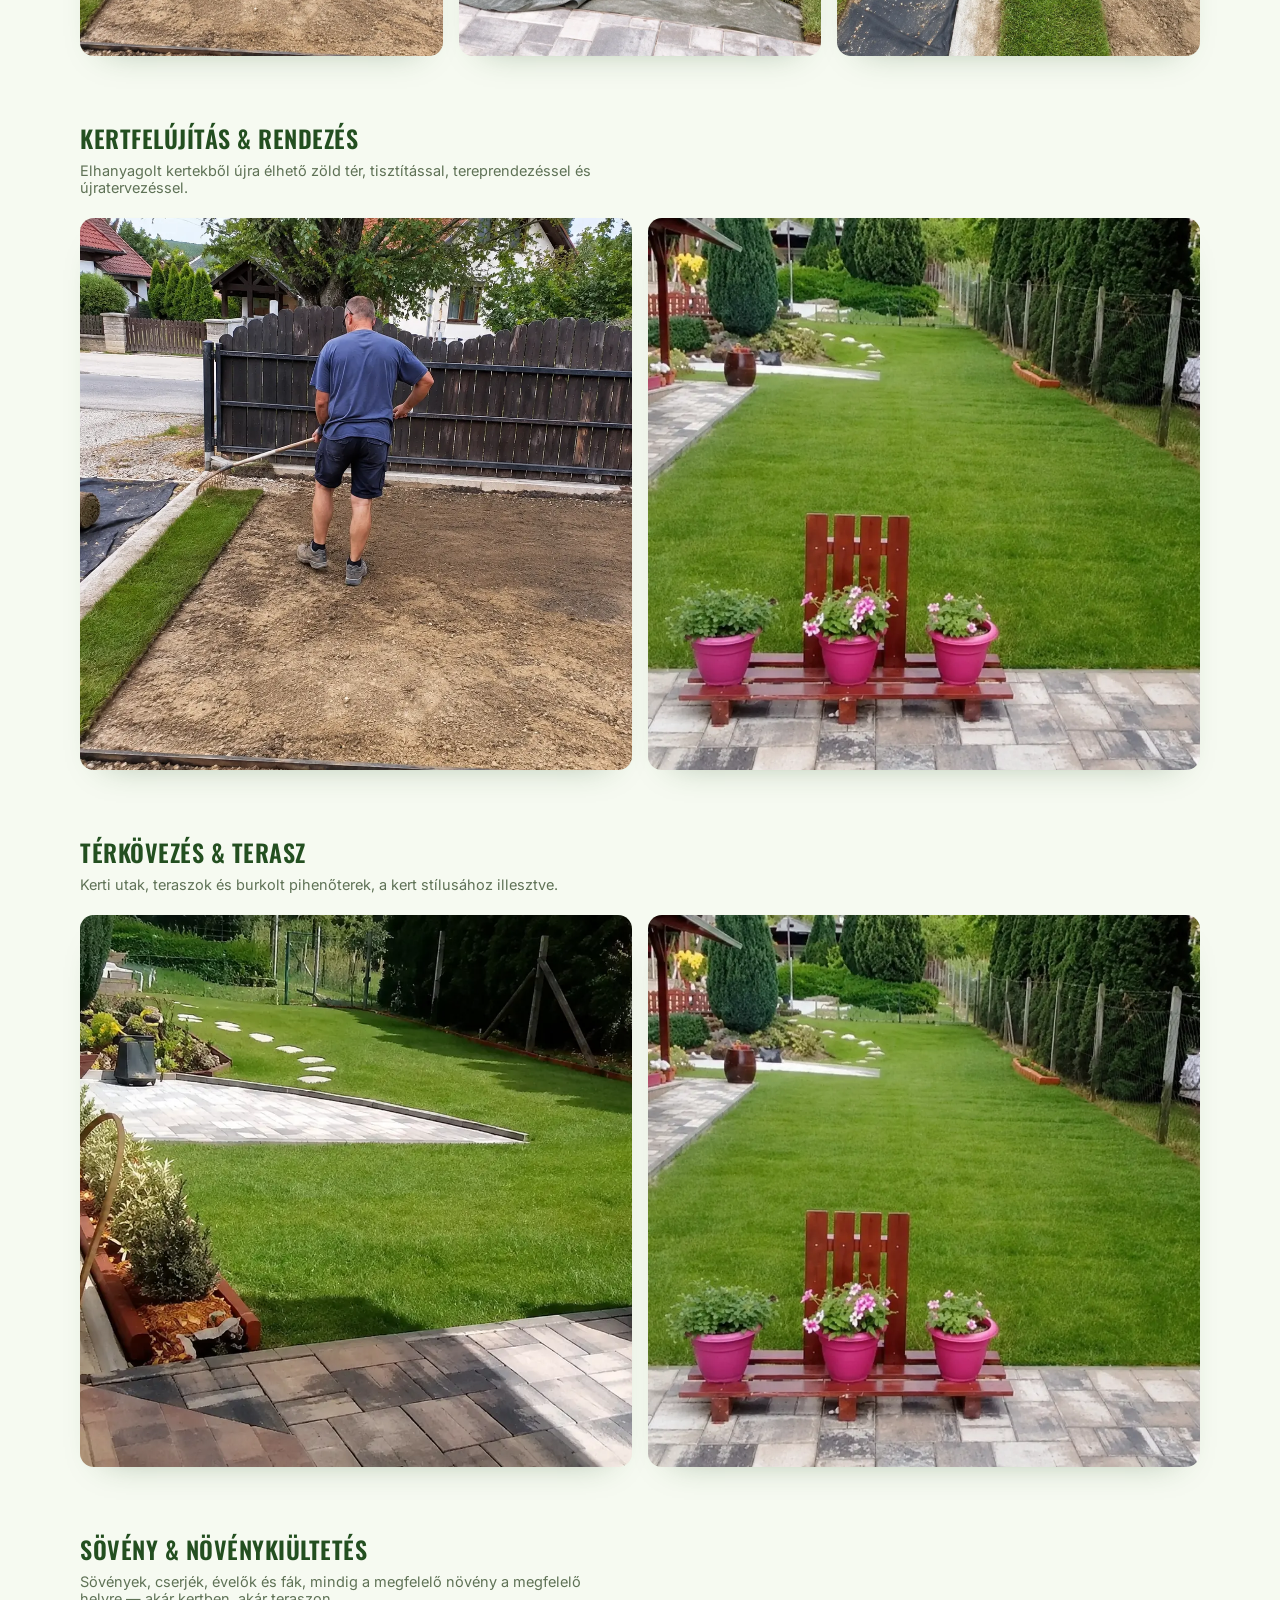
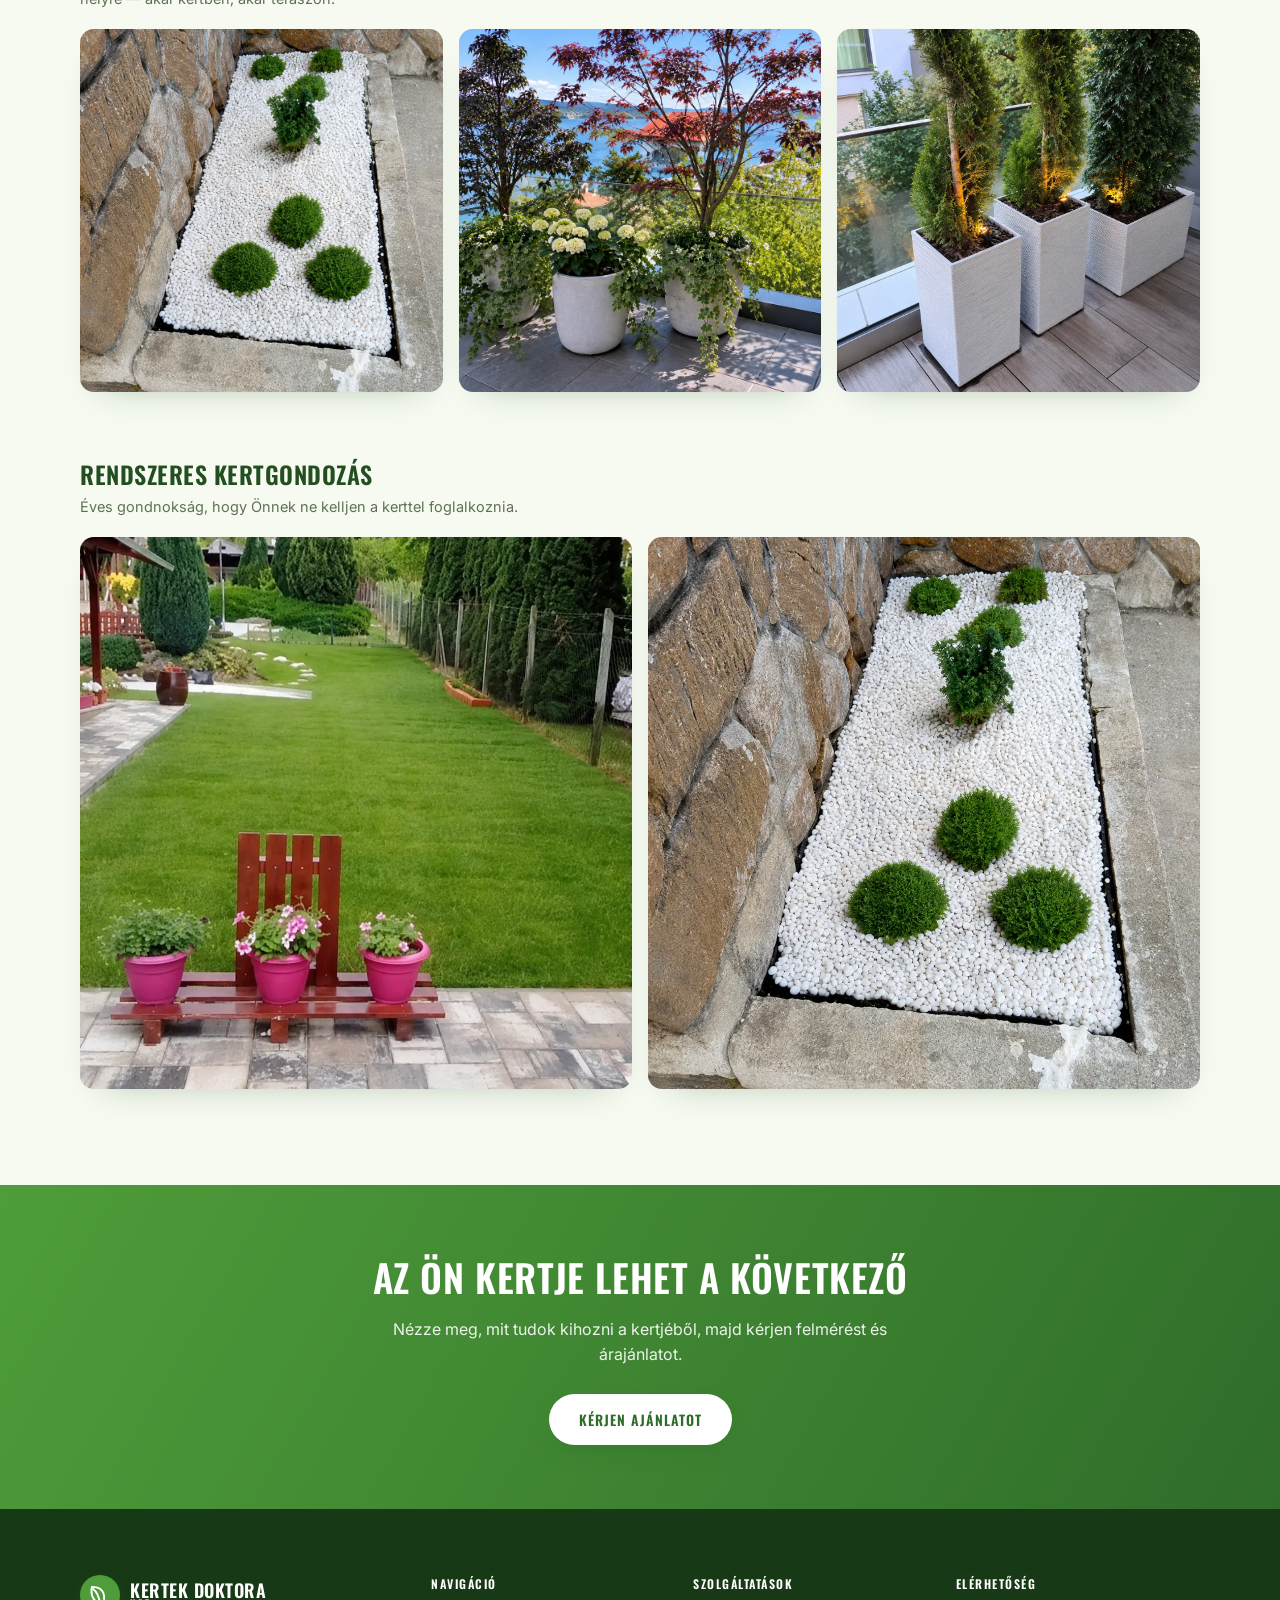
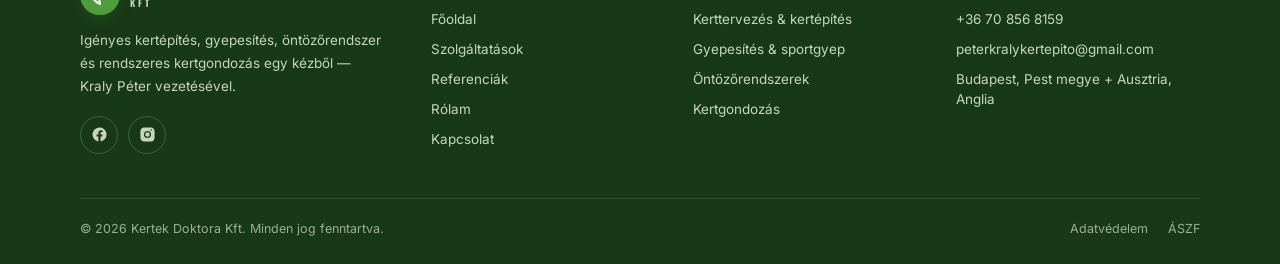
<file: referenciak.html>
<!DOCTYPE html>
<html lang="hu">
<head>
<meta charset="UTF-8">
<meta name="viewport" content="width=device-width, initial-scale=1.0">
<title>Referenciák, Kertek Doktora Kft</title>
<meta name="description" content="Kertépítés, sportpálya-gyep, öntözőrendszer, kertfelújítás, térkövezés és növénykiültetés — válogatás a Kertek Doktora munkáiból.">
<link rel="canonical" href="https://kertekdoktora.hu/referenciak.html">
<link rel="icon" href="assets/favicon.svg">
<link rel="stylesheet" href="assets/styles.css">
</head>
<body class="subpage">

  <div class="preloader" id="preloader"><div class="preloader-word">Kertek Doktora</div><div class="preloader-bar"><span id="preloaderFill"></span></div><div class="preloader-count" id="preloaderCount">0%</div></div>

  <nav class="navbar" id="navbar">
    <a href="index.html" class="logo" aria-label="Kertek Doktora Kft — főoldal"><div class="logo-box"><svg viewBox="0 0 32 32" aria-hidden="true"><path d="M16 27c-8-3-12-11-10-21 10 0 16 5 15 15" fill="none" stroke="#fff" stroke-width="2.4" stroke-linecap="round"/><path d="M7 8c5 4 8 9 9 19" fill="none" stroke="#fff" stroke-width="2.4" stroke-linecap="round"/></svg></div><div class="logo-text"><div class="top">Kertek Doktora</div><div class="bottom">Kft</div></div></a>
    <div class="nav-left">
      <a href="index.html">Főoldal</a>
      <a href="szolgaltatasok.html">Szolgáltatások</a>
      <a href="referenciak.html" class="active">Referenciák</a>
      <a href="rolam.html">Rólam</a>
      <a href="kapcsolat.html">Kapcsolat</a>
    </div>
    <div class="nav-right">
      <a class="phone-btn" href="tel:+36708568159">+36 70 856 8159</a>
      <button class="nav-burger" id="navBurger" aria-label="Menü megnyitása" aria-expanded="false"><span></span><span></span><span></span></button>
    </div>
  </nav>
  <div class="mobile-menu" id="mobileMenu">
    <a href="index.html">Főoldal</a><a href="szolgaltatasok.html">Szolgáltatások</a><a href="referenciak.html" class="active">Referenciák</a><a href="rolam.html">Rólam</a><a href="kapcsolat.html">Kapcsolat</a>
    <a class="phone-btn" href="tel:+36708568159">+36 70 856 8159</a>
  </div>

  <header class="page-banner pb-dus">
    <div class="pb-inner">
      <div class="crumbs"><a href="index.html">Főoldal</a> &nbsp;/&nbsp; Referenciák</div>
      <h1>Referenciák</h1>
      <p>Válogatás a munkáimból, a kertépítéstől a sportpálya-gyepig. Kattintson bármelyik képre a nagyításhoz.</p>
    </div>
  </header>

  <!-- MEGJEGYZÉS: a képek jelenleg igényes stock fotók, hogy lássék a felépítés. A valódi projektfotókat ezekre cserélve azonnal éles a galéria. -->

  <section class="section">
    <div class="gallery-cat" id="kertepites">
      <h2>Kertépítés kulcsrakészen</h2>
      <p class="cat-note">Teljes kertek tervezéstől az átadásig, tereprendezéssel, növénykiültetéssel, kerti utakkal és pihenőterekkel.</p>
      <div class="gallery-grid two">
        <div class="g-item"><img src="assets/img/valodi/kertepites-kesz-1.webp" alt="Elkészült kert, terasszal, gyeppel és virágágyással"><div class="g-cap">Kész kert, tervezéstől az átadásig</div></div>
        <div class="g-item"><img src="assets/img/valodi/kertepites-kesz-2.webp" alt="Elkészült, ápolt hátsókert cserepes virágokkal"><div class="g-cap">Ápolt hátsókert, egyedi kialakítással</div></div>
      </div>
    </div>

    <div class="gallery-cat" id="gyepesites">
      <h2>Gyepesítés &amp; sportgyep</h2>
      <p class="cat-note">Gyeptégla-lerakás a talaj-előkészítéstől a kész, egybefüggő pázsitig.</p>
      <div class="gallery-grid">
        <div class="g-item"><img src="assets/img/valodi/gyepesites-elokeszites.webp" alt="Talaj-előkészítés gyeptégla lerakása előtt"><div class="g-cap">Talaj-előkészítés, gereblyézés</div></div>
        <div class="g-item"><img src="assets/img/valodi/gyepesites-tekercsek.webp" alt="Gyeptégla-tekercsek a lerakás előtt"><div class="g-cap">Minőségi gyeptégla, lerakásra készen</div></div>
        <div class="g-item"><img src="assets/img/valodi/gyepesites-lerakas.webp" alt="Gyeptégla lerakása munka közben"><div class="g-cap">Gyeptégla lerakása, sorról sorra</div></div>
      </div>
    </div>

    <div class="gallery-cat" id="felujitas">
      <h2>Kertfelújítás &amp; rendezés</h2>
      <p class="cat-note">Elhanyagolt kertekből újra élhető zöld tér, tisztítással, tereprendezéssel és újratervezéssel.</p>
      <div class="gallery-grid two">
        <div class="g-item"><img src="assets/img/valodi/gyepesites-elokeszites.webp" alt="Kert rendezése, talaj-előkészítés felújítás közben"><div class="g-cap">Talaj-előkészítés, felújítás közben</div></div>
        <div class="g-item"><img src="assets/img/valodi/kertepites-kesz-2.webp" alt="Felújított, rendezett hátsókert"><div class="g-cap">Felújított, rendezett kert</div></div>
      </div>
    </div>

    <div class="gallery-cat" id="terkovezes">
      <h2>Térkövezés &amp; terasz</h2>
      <p class="cat-note">Kerti utak, teraszok és burkolt pihenőterek, a kert stílusához illesztve.</p>
      <div class="gallery-grid two">
        <div class="g-item"><img src="assets/img/valodi/kertepites-kesz-1.webp" alt="Térkövezett terasz, kerti úttal"><div class="g-cap">Burkolt terasz és kerti út gondozott kertben</div></div>
        <div class="g-item"><img src="assets/img/valodi/kertepites-kesz-2.webp" alt="Burkolt terasz cserepes növényekkel"><div class="g-cap">Térkövezett pihenőterasz</div></div>
      </div>
    </div>

    <div class="gallery-cat" id="novenyultetes">
      <h2>Sövény &amp; növénykiültetés</h2>
      <p class="cat-note">Sövények, cserjék, évelők és fák, mindig a megfelelő növény a megfelelő helyre — akár kertben, akár teraszon.</p>
      <div class="gallery-grid">
        <div class="g-item"><img src="assets/img/valodi/sziklakert-buxus.webp" alt="Formára nyírt buxusgömbök sziklakertben"><div class="g-cap">Formára nyírt buxusgömbök, sziklakert</div></div>
        <div class="g-item"><img src="assets/img/valodi/novenykiultetes-terasz-1.webp" alt="Cserepes díszfák és évelők teraszon"><div class="g-cap">Cserepes díszfa- és évelő-ültetés</div></div>
        <div class="g-item"><img src="assets/img/valodi/novenykiultetes-terasz-2.webp" alt="Cserepes tuják teraszon, díszkivilágítással"><div class="g-cap">Cserepes örökzöldek, díszkivilágítással</div></div>
      </div>
    </div>

    <div class="gallery-cat" id="gondozas">
      <h2>Rendszeres kertgondozás</h2>
      <p class="cat-note">Éves gondnokság, hogy Önnek ne kelljen a kerttel foglalkoznia.</p>
      <div class="gallery-grid two">
        <div class="g-item"><img src="assets/img/valodi/kertepites-kesz-2.webp" alt="Rendszeresen gondozott, ápolt kert"><div class="g-cap">Rendszeres gondozásban tartott kert</div></div>
        <div class="g-item"><img src="assets/img/valodi/sziklakert-buxus.webp" alt="Sövénynyírás, formázott buxus"><div class="g-cap">Sövénynyírás, formázás</div></div>
      </div>
    </div>
  </section>

  <section class="cta-strip">
    <h2>Az Ön kertje lehet a következő</h2>
    <p>Nézze meg, mit tudok kihozni a kertjéből, majd kérjen felmérést és árajánlatot.</p>
    <a class="btn-solid" href="kapcsolat.html">Kérjen ajánlatot</a>
  </section>

  <div class="lightbox" id="lightbox">
    <button class="lb-close" aria-label="Bezárás">&times;</button>
    <img alt="Nagyított referenciakép">
    <div class="lb-cap"></div>
  </div>

  <footer class="site-footer">
    <div class="footer-top">
      <div class="footer-col"><div class="footer-brand"><div class="logo-box"><svg viewBox="0 0 32 32" aria-hidden="true"><path d="M16 27c-8-3-12-11-10-21 10 0 16 5 15 15" fill="none" stroke="#fff" stroke-width="2.4" stroke-linecap="round"/><path d="M7 8c5 4 8 9 9 19" fill="none" stroke="#fff" stroke-width="2.4" stroke-linecap="round"/></svg></div><div class="logo-text"><div class="top">Kertek Doktora</div><div class="bottom">Kft</div></div></div><p>Igényes kertépítés, gyepesítés, öntözőrendszer és rendszeres kertgondozás egy kézből — Kraly Péter vezetésével.</p><div class="footer-social"><a href="#" aria-label="Facebook"><svg viewBox="0 0 24 24"><path d="M22 12a10 10 0 1 0-11.6 9.9v-7H7.9V12h2.5V9.8c0-2.5 1.5-3.9 3.8-3.9 1.1 0 2.2.2 2.2.2v2.5h-1.3c-1.2 0-1.6.8-1.6 1.6V12h2.8l-.4 2.9h-2.4v7A10 10 0 0 0 22 12"/></svg></a><a href="#" aria-label="Instagram"><svg viewBox="0 0 24 24"><path d="M12 2c2.7 0 3.06.01 4.12.06 1.07.05 1.79.22 2.43.46.66.26 1.22.6 1.77 1.15.55.55.9 1.11 1.15 1.77.24.64.41 1.36.46 2.43.05 1.06.06 1.42.06 4.12s-.01 3.06-.06 4.12c-.05 1.07-.22 1.79-.46 2.43a4.9 4.9 0 0 1-1.15 1.77 4.9 4.9 0 0 1-1.77 1.15c-.64.24-1.36.41-2.43.46-1.06.05-1.42.06-4.12.06s-3.06-.01-4.12-.06c-1.07-.05-1.79-.22-2.43-.46a4.9 4.9 0 0 1-1.77-1.15 4.9 4.9 0 0 1-1.15-1.77c-.24-.64-.41-1.36-.46-2.43C2.01 15.06 2 14.7 2 12s.01-3.06.06-4.12c.05-1.07.22-1.79.46-2.43.26-.66.6-1.22 1.15-1.77A4.9 4.9 0 0 1 5.44 2.53c.64-.24 1.36-.41 2.43-.46C8.94 2.01 9.3 2 12 2Zm0 5a5 5 0 1 0 0 10 5 5 0 0 0 0-10Zm0 8.2a3.2 3.2 0 1 1 0-6.4 3.2 3.2 0 0 1 0 6.4Zm5.2-8.4a1.17 1.17 0 1 0 0-2.34 1.17 1.17 0 0 0 0 2.34Z"/></svg></a></div></div>
      <div class="footer-col"><h4>Navigáció</h4><ul><li><a href="index.html">Főoldal</a></li><li><a href="szolgaltatasok.html">Szolgáltatások</a></li><li><a href="referenciak.html">Referenciák</a></li><li><a href="rolam.html">Rólam</a></li><li><a href="kapcsolat.html">Kapcsolat</a></li></ul></div>
      <div class="footer-col"><h4>Szolgáltatások</h4><ul><li><a href="szolgaltatasok.html">Kerttervezés &amp; kertépítés</a></li><li><a href="szolgaltatasok.html">Gyepesítés &amp; sportgyep</a></li><li><a href="szolgaltatasok.html">Öntözőrendszerek</a></li><li><a href="szolgaltatasok.html">Kertgondozás</a></li></ul></div>
      <div class="footer-col"><h4>Elérhetőség</h4><ul><li><a href="tel:+36708568159">+36 70 856 8159</a></li><li><a href="mailto:peterkralykertepito@gmail.com">peterkralykertepito@gmail.com</a></li><li><a href="kapcsolat.html">Budapest, Pest megye + Ausztria, Anglia</a></li></ul></div>
    </div>
    <div class="footer-bottom"><p>© 2026 Kertek Doktora Kft. Minden jog fenntartva.</p><div class="footer-legal"><a href="#">Adatvédelem</a><a href="#">ÁSZF</a></div></div>
  </footer>

  <script src="assets/main.js"></script>
</body>
</html>
</file>
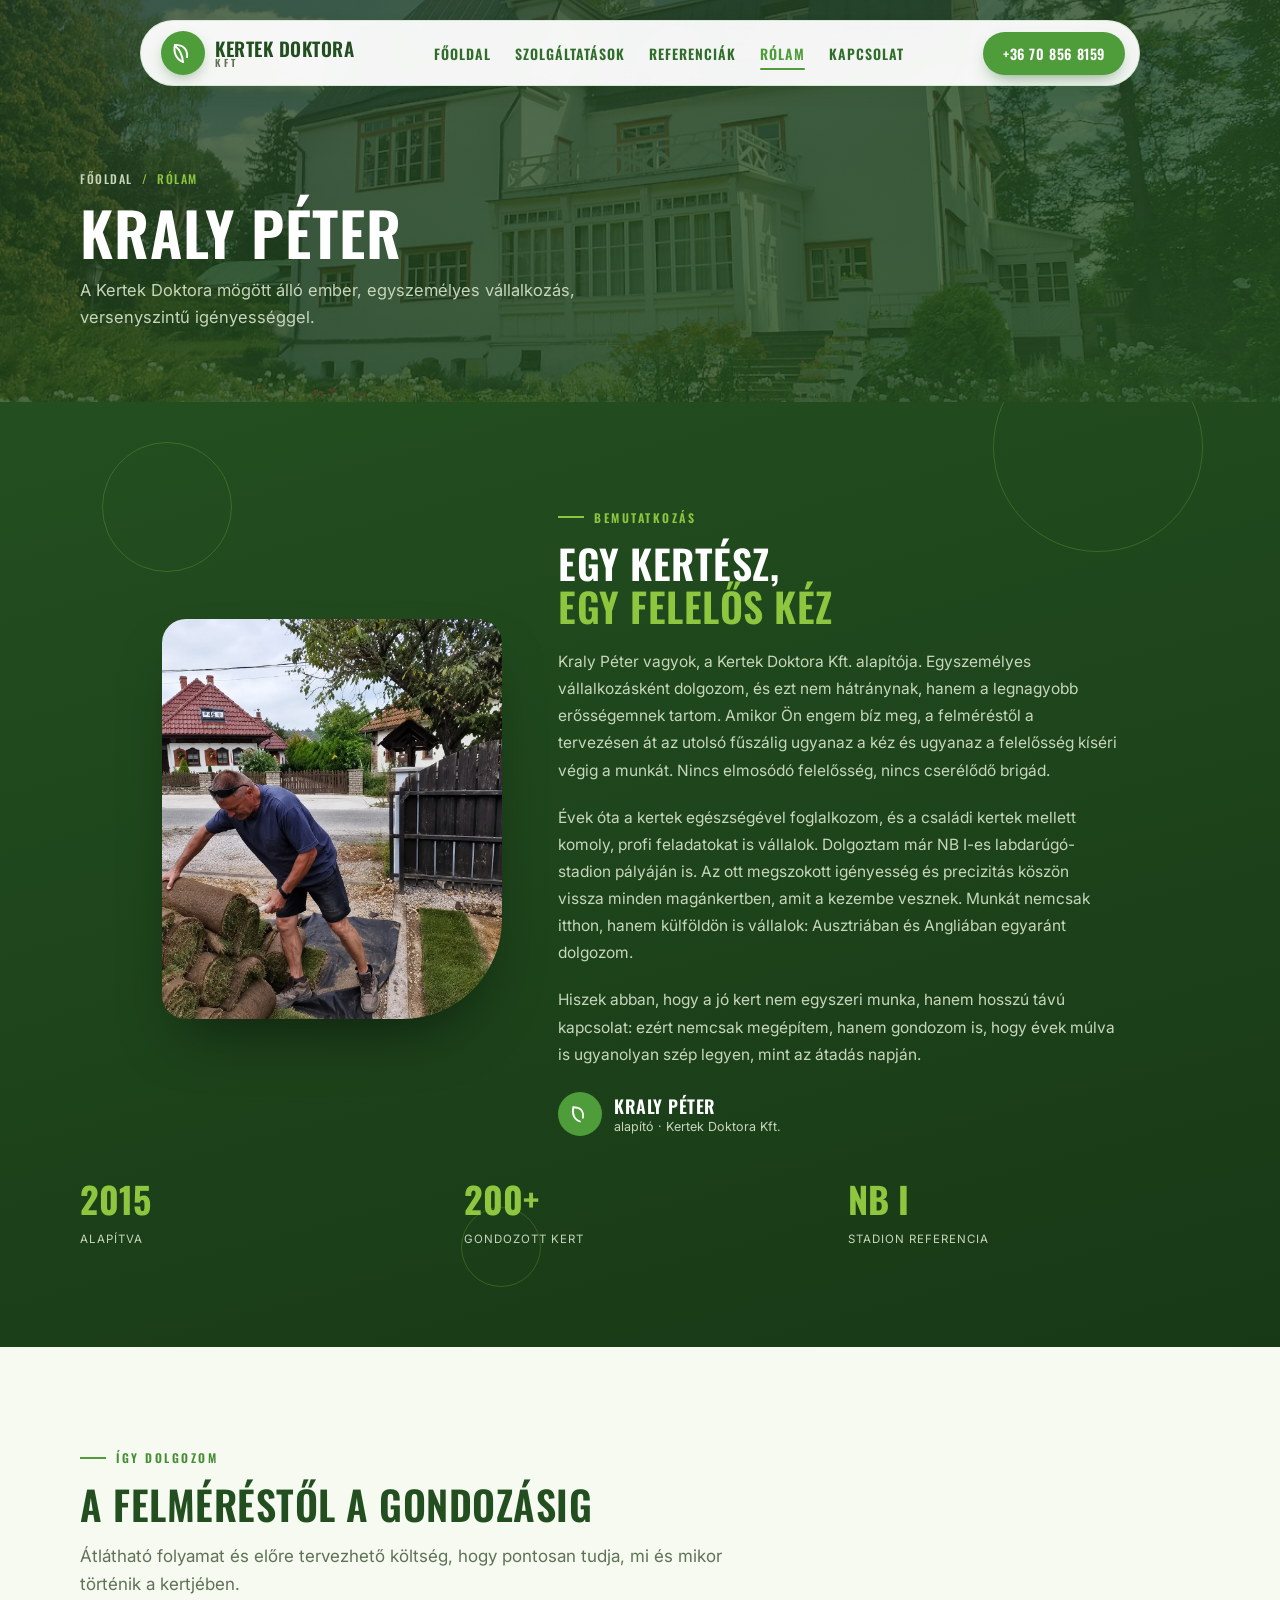
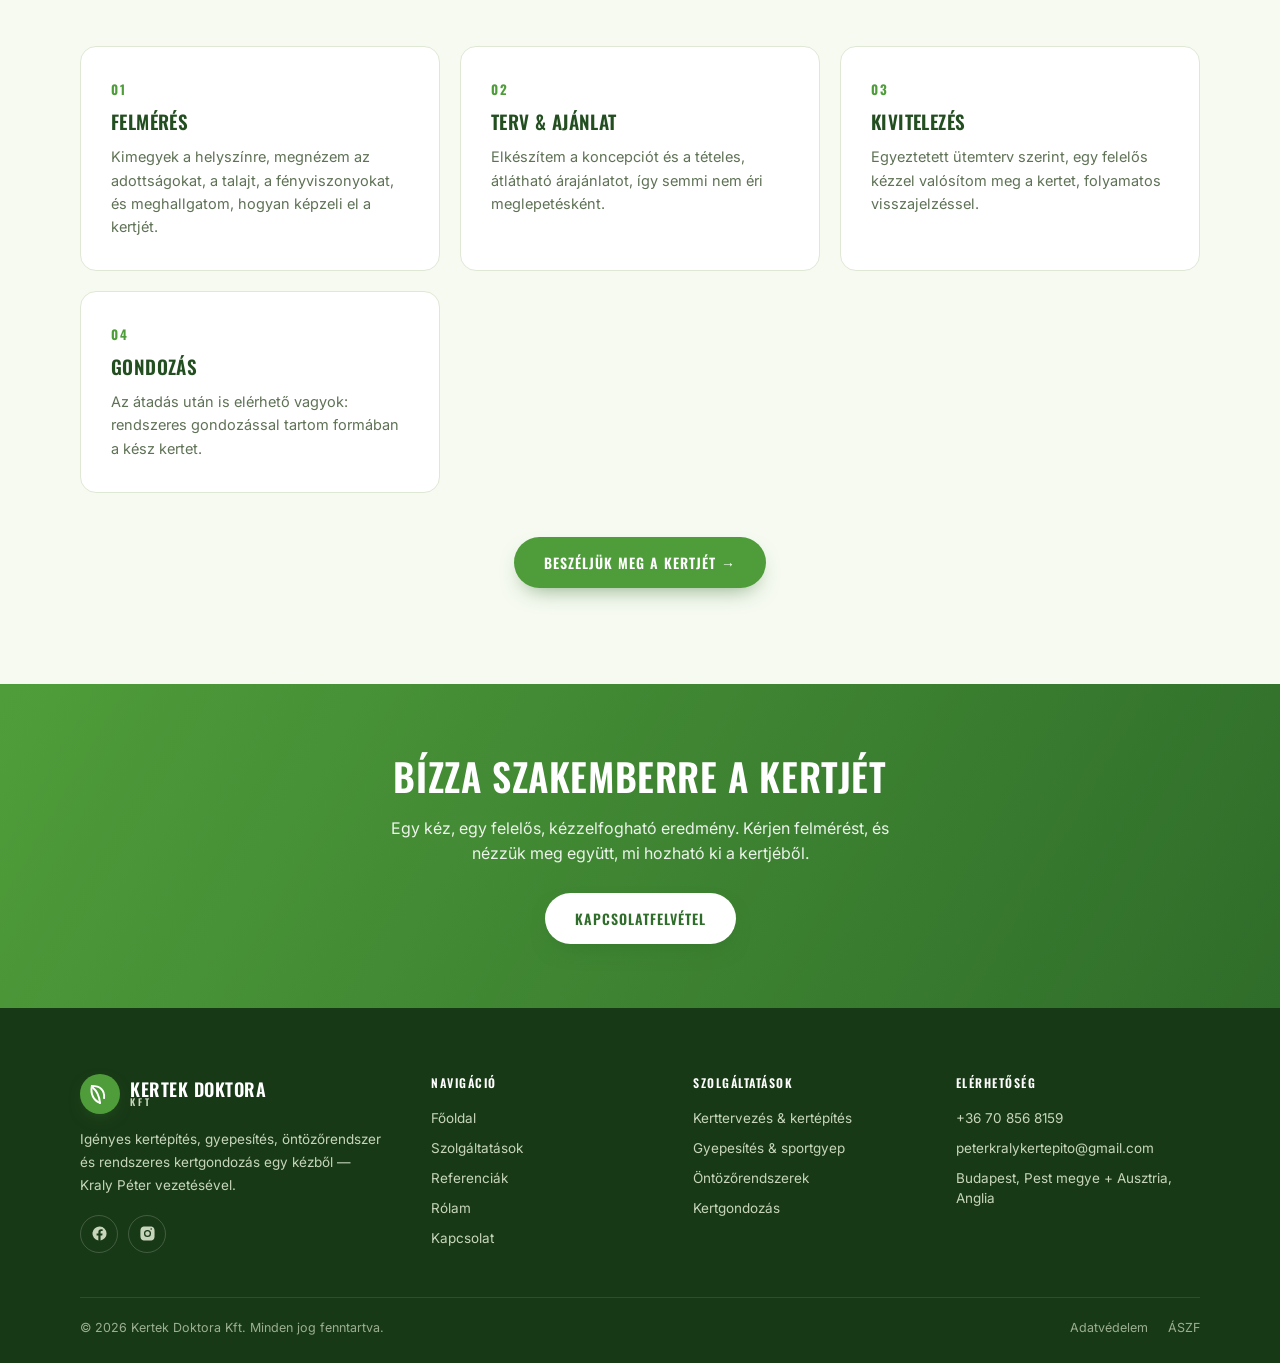
<file: rolam.html>
<!DOCTYPE html>
<html lang="hu">
<head>
<meta charset="UTF-8">
<meta name="viewport" content="width=device-width, initial-scale=1.0">
<title>Rólam, Kraly Péter | Kertek Doktora Kft</title>
<meta name="description" content="Kraly Péter, a Kertek Doktora Kft alapítója. Egyszemélyes vállalkozás, versenyszintű igényességgel, a családi kertektől az NB I-es stadion pályájáig.">
<link rel="canonical" href="https://kertekdoktora.hu/rolam.html">
<link rel="icon" href="assets/favicon.svg">
<link rel="stylesheet" href="assets/styles.css">
</head>
<body class="subpage">

  <div class="preloader" id="preloader"><div class="preloader-word">Kertek Doktora</div><div class="preloader-bar"><span id="preloaderFill"></span></div><div class="preloader-count" id="preloaderCount">0%</div></div>

  <nav class="navbar" id="navbar">
    <a href="index.html" class="logo" aria-label="Kertek Doktora Kft, főoldal"><div class="logo-box"><svg viewBox="0 0 32 32" aria-hidden="true"><path d="M16 27c-8-3-12-11-10-21 10 0 16 5 15 15" fill="none" stroke="#fff" stroke-width="2.4" stroke-linecap="round"/><path d="M7 8c5 4 8 9 9 19" fill="none" stroke="#fff" stroke-width="2.4" stroke-linecap="round"/></svg></div><div class="logo-text"><div class="top">Kertek Doktora</div><div class="bottom">Kft</div></div></a>
    <div class="nav-left">
      <a href="index.html">Főoldal</a>
      <a href="szolgaltatasok.html">Szolgáltatások</a>
      <a href="referenciak.html">Referenciák</a>
      <a href="rolam.html" class="active">Rólam</a>
      <a href="kapcsolat.html">Kapcsolat</a>
    </div>
    <div class="nav-right">
      <a class="phone-btn" href="tel:+36708568159">+36 70 856 8159</a>
      <button class="nav-burger" id="navBurger" aria-label="Menü megnyitása" aria-expanded="false"><span></span><span></span><span></span></button>
    </div>
  </nav>
  <div class="mobile-menu" id="mobileMenu">
    <a href="index.html">Főoldal</a><a href="szolgaltatasok.html">Szolgáltatások</a><a href="referenciak.html">Referenciák</a><a href="rolam.html" class="active">Rólam</a><a href="kapcsolat.html">Kapcsolat</a>
    <a class="phone-btn" href="tel:+36708568159">+36 70 856 8159</a>
  </div>

  <header class="page-banner pb-viragos">
    <div class="pb-inner">
      <div class="crumbs"><a href="index.html">Főoldal</a> &nbsp;/&nbsp; Rólam</div>
      <h1>Kraly Péter</h1>
      <p>A Kertek Doktora mögött álló ember, egyszemélyes vállalkozás, versenyszintű igényességgel.</p>
    </div>
  </header>

  <section class="about">
    <div class="about-shape s1"></div><div class="about-shape s2"></div><div class="about-shape s3"></div>
    <div class="about-inner">
      <div class="about-imgwrap"><img src="assets/img/valodi/gyepesites-elteritve.webp" alt="Kraly Péter munka közben, gyepszőnyeg lerakásánál"></div>
      <div class="about-text">
        <div class="eyebrow on-dark">Bemutatkozás</div>
        <h2 class="about-title"><span>Egy kertész,</span><span>egy felelős kéz</span></h2>
        <p>Kraly Péter vagyok, a Kertek Doktora Kft. alapítója. Egyszemélyes vállalkozásként dolgozom, és ezt nem hátránynak, hanem a legnagyobb erősségemnek tartom. Amikor Ön engem bíz meg, a felméréstől a tervezésen át az utolsó fűszálig ugyanaz a kéz és ugyanaz a felelősség kíséri végig a munkát. Nincs elmosódó felelősség, nincs cserélődő brigád.</p>
        <p>Évek óta a kertek egészségével foglalkozom, és a családi kertek mellett komoly, profi feladatokat is vállalok. Dolgoztam már NB I-es labdarúgó-stadion pályáján is. Az ott megszokott igényesség és precizitás köszön vissza minden magánkertben, amit a kezembe vesznek. Munkát nemcsak itthon, hanem külföldön is vállalok: Ausztriában és Angliában egyaránt dolgozom.</p>
        <p>Hiszek abban, hogy a jó kert nem egyszeri munka, hanem hosszú távú kapcsolat: ezért nemcsak megépítem, hanem gondozom is, hogy évek múlva is ugyanolyan szép legyen, mint az átadás napján.</p>
        <div class="about-sign">
          <div class="about-sign-mark"><svg viewBox="0 0 32 32"><path d="M16 26c-7-2-11-9-9-19 9 0 14 4 13 14" fill="none" stroke="#fff" stroke-width="2.4" stroke-linecap="round"/></svg></div>
          <div><div class="nm">Kraly Péter</div><div class="rl">alapító &middot; Kertek Doktora Kft.</div></div>
        </div>
      </div>
    </div>
    <div class="about-stats">
      <div class="about-stat"><b>2015</b><span>Alapítva</span></div>
      <div class="about-stat"><b>200+</b><span>Gondozott kert</span></div>
      <div class="about-stat"><b>NB I</b><span>Stadion referencia</span></div>
    </div>
  </section>

  <section class="section">
    <div class="section-head">
      <div class="eyebrow">Így dolgozom</div>
      <h2 class="sec-title">A felméréstől a gondozásig</h2>
      <p class="section-lede">Átlátható folyamat és előre tervezhető költség, hogy pontosan tudja, mi és mikor történik a kertjében.</p>
    </div>
    <div class="services-grid">
      <div class="service-card"><span class="svc-num">01</span><div class="service-title">Felmérés</div><p class="service-desc">Kimegyek a helyszínre, megnézem az adottságokat, a talajt, a fényviszonyokat, és meghallgatom, hogyan képzeli el a kertjét.</p></div>
      <div class="service-card"><span class="svc-num">02</span><div class="service-title">Terv &amp; ajánlat</div><p class="service-desc">Elkészítem a koncepciót és a tételes, átlátható árajánlatot, így semmi nem éri meglepetésként.</p></div>
      <div class="service-card"><span class="svc-num">03</span><div class="service-title">Kivitelezés</div><p class="service-desc">Egyeztetett ütemterv szerint, egy felelős kézzel valósítom meg a kertet, folyamatos visszajelzéssel.</p></div>
      <div class="service-card"><span class="svc-num">04</span><div class="service-title">Gondozás</div><p class="service-desc">Az átadás után is elérhető vagyok: rendszeres gondozással tartom formában a kész kertet.</p></div>
    </div>
    <div style="text-align:center; margin-top:44px;"><a class="btn-solid" href="kapcsolat.html">Beszéljük meg a kertjét →</a></div>
  </section>

  <section class="cta-strip">
    <h2>Bízza szakemberre a kertjét</h2>
    <p>Egy kéz, egy felelős, kézzelfogható eredmény. Kérjen felmérést, és nézzük meg együtt, mi hozható ki a kertjéből.</p>
    <a class="btn-solid" href="kapcsolat.html">Kapcsolatfelvétel</a>
  </section>

  <footer class="site-footer">
    <div class="footer-top">
      <div class="footer-col"><div class="footer-brand"><div class="logo-box"><svg viewBox="0 0 32 32" aria-hidden="true"><path d="M16 27c-8-3-12-11-10-21 10 0 16 5 15 15" fill="none" stroke="#fff" stroke-width="2.4" stroke-linecap="round"/><path d="M7 8c5 4 8 9 9 19" fill="none" stroke="#fff" stroke-width="2.4" stroke-linecap="round"/></svg></div><div class="logo-text"><div class="top">Kertek Doktora</div><div class="bottom">Kft</div></div></div><p>Igényes kertépítés, gyepesítés, öntözőrendszer és rendszeres kertgondozás egy kézből — Kraly Péter vezetésével.</p><div class="footer-social"><a href="#" aria-label="Facebook"><svg viewBox="0 0 24 24"><path d="M22 12a10 10 0 1 0-11.6 9.9v-7H7.9V12h2.5V9.8c0-2.5 1.5-3.9 3.8-3.9 1.1 0 2.2.2 2.2.2v2.5h-1.3c-1.2 0-1.6.8-1.6 1.6V12h2.8l-.4 2.9h-2.4v7A10 10 0 0 0 22 12"/></svg></a><a href="#" aria-label="Instagram"><svg viewBox="0 0 24 24"><path d="M12 2c2.7 0 3.06.01 4.12.06 1.07.05 1.79.22 2.43.46.66.26 1.22.6 1.77 1.15.55.55.9 1.11 1.15 1.77.24.64.41 1.36.46 2.43.05 1.06.06 1.42.06 4.12s-.01 3.06-.06 4.12c-.05 1.07-.22 1.79-.46 2.43a4.9 4.9 0 0 1-1.15 1.77 4.9 4.9 0 0 1-1.77 1.15c-.64.24-1.36.41-2.43.46-1.06.05-1.42.06-4.12.06s-3.06-.01-4.12-.06c-1.07-.05-1.79-.22-2.43-.46a4.9 4.9 0 0 1-1.77-1.15 4.9 4.9 0 0 1-1.15-1.77c-.24-.64-.41-1.36-.46-2.43C2.01 15.06 2 14.7 2 12s.01-3.06.06-4.12c.05-1.07.22-1.79.46-2.43.26-.66.6-1.22 1.15-1.77A4.9 4.9 0 0 1 5.44 2.53c.64-.24 1.36-.41 2.43-.46C8.94 2.01 9.3 2 12 2Zm0 5a5 5 0 1 0 0 10 5 5 0 0 0 0-10Zm0 8.2a3.2 3.2 0 1 1 0-6.4 3.2 3.2 0 0 1 0 6.4Zm5.2-8.4a1.17 1.17 0 1 0 0-2.34 1.17 1.17 0 0 0 0 2.34Z"/></svg></a></div></div>
      <div class="footer-col"><h4>Navigáció</h4><ul><li><a href="index.html">Főoldal</a></li><li><a href="szolgaltatasok.html">Szolgáltatások</a></li><li><a href="referenciak.html">Referenciák</a></li><li><a href="rolam.html">Rólam</a></li><li><a href="kapcsolat.html">Kapcsolat</a></li></ul></div>
      <div class="footer-col"><h4>Szolgáltatások</h4><ul><li><a href="szolgaltatasok.html">Kerttervezés &amp; kertépítés</a></li><li><a href="szolgaltatasok.html">Gyepesítés &amp; sportgyep</a></li><li><a href="szolgaltatasok.html">Öntözőrendszerek</a></li><li><a href="szolgaltatasok.html">Kertgondozás</a></li></ul></div>
      <div class="footer-col"><h4>Elérhetőség</h4><ul><li><a href="tel:+36708568159">+36 70 856 8159</a></li><li><a href="mailto:peterkralykertepito@gmail.com">peterkralykertepito@gmail.com</a></li><li><a href="kapcsolat.html">Budapest, Pest megye + Ausztria, Anglia</a></li></ul></div>
    </div>
    <div class="footer-bottom"><p>© 2026 Kertek Doktora Kft. Minden jog fenntartva.</p><div class="footer-legal"><a href="#">Adatvédelem</a><a href="#">ÁSZF</a></div></div>
  </footer>

  <script src="assets/main.js"></script>
</body>
</html>
</file>
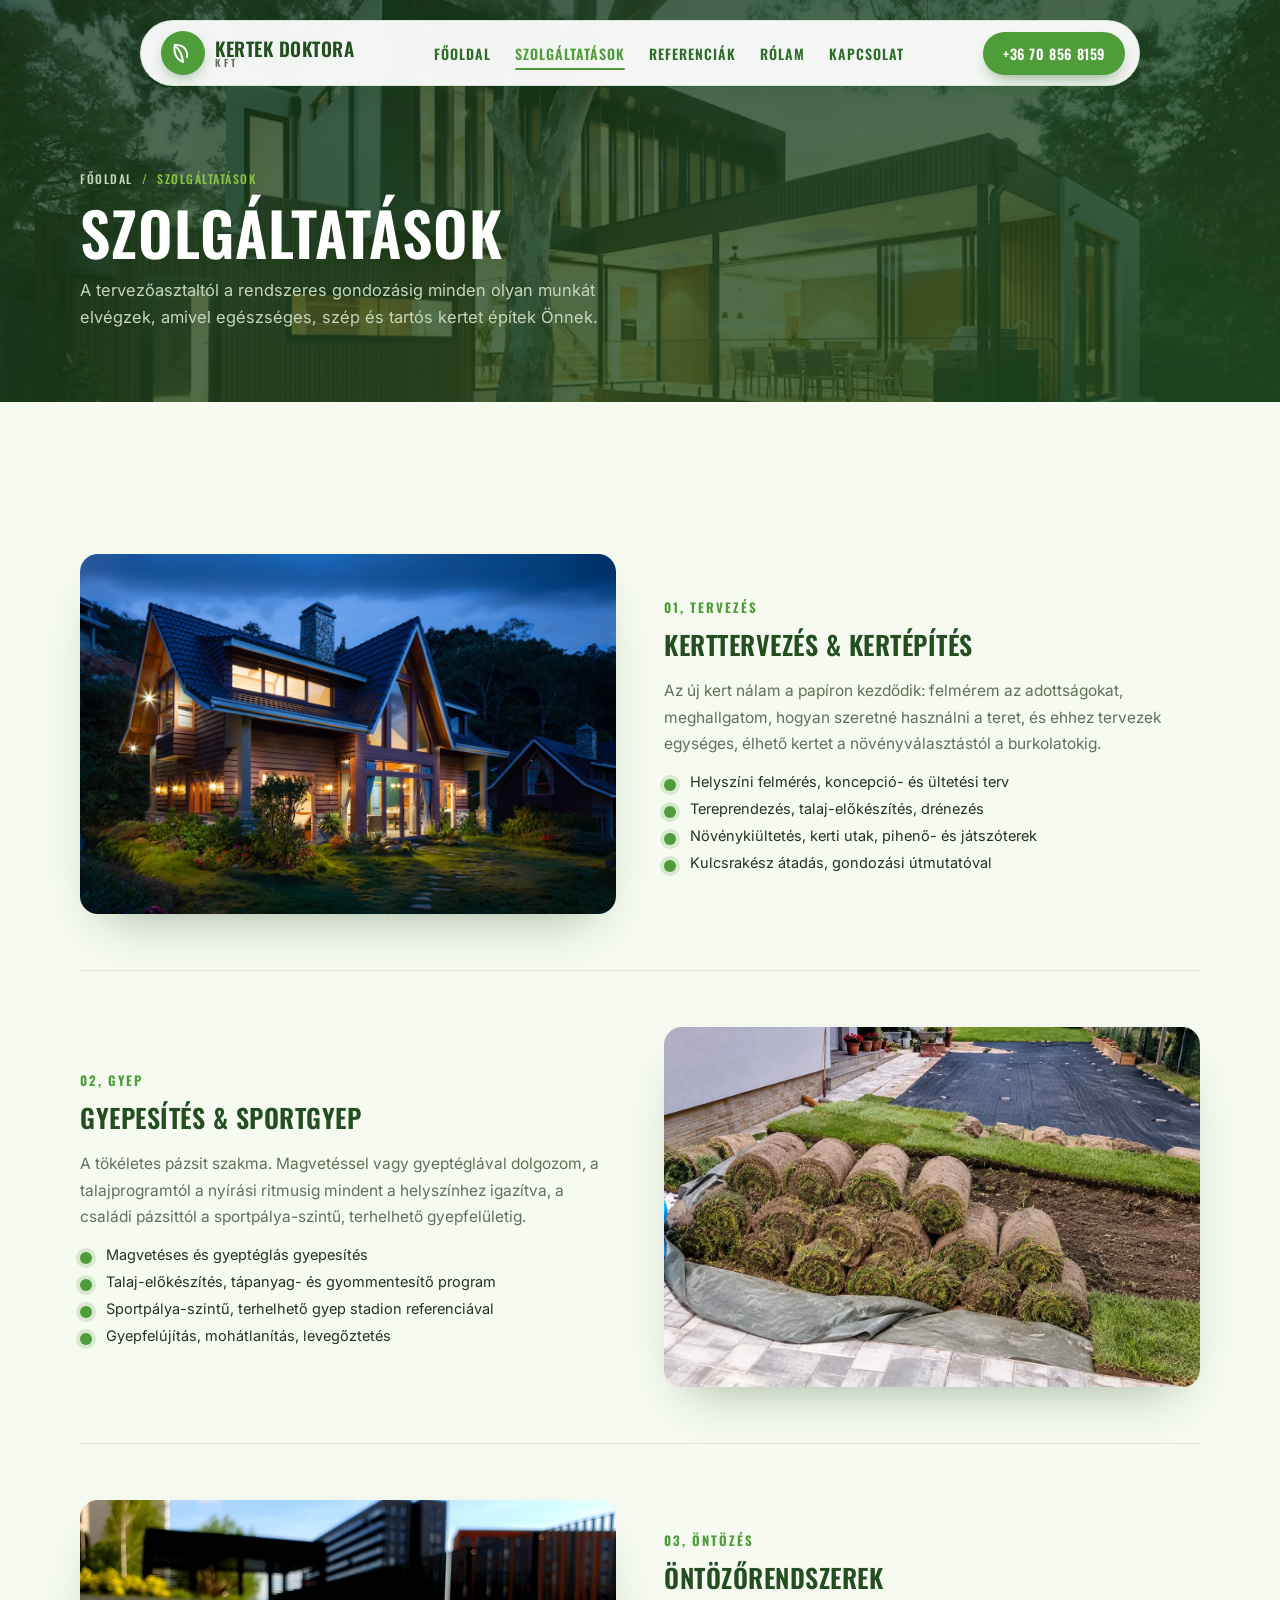
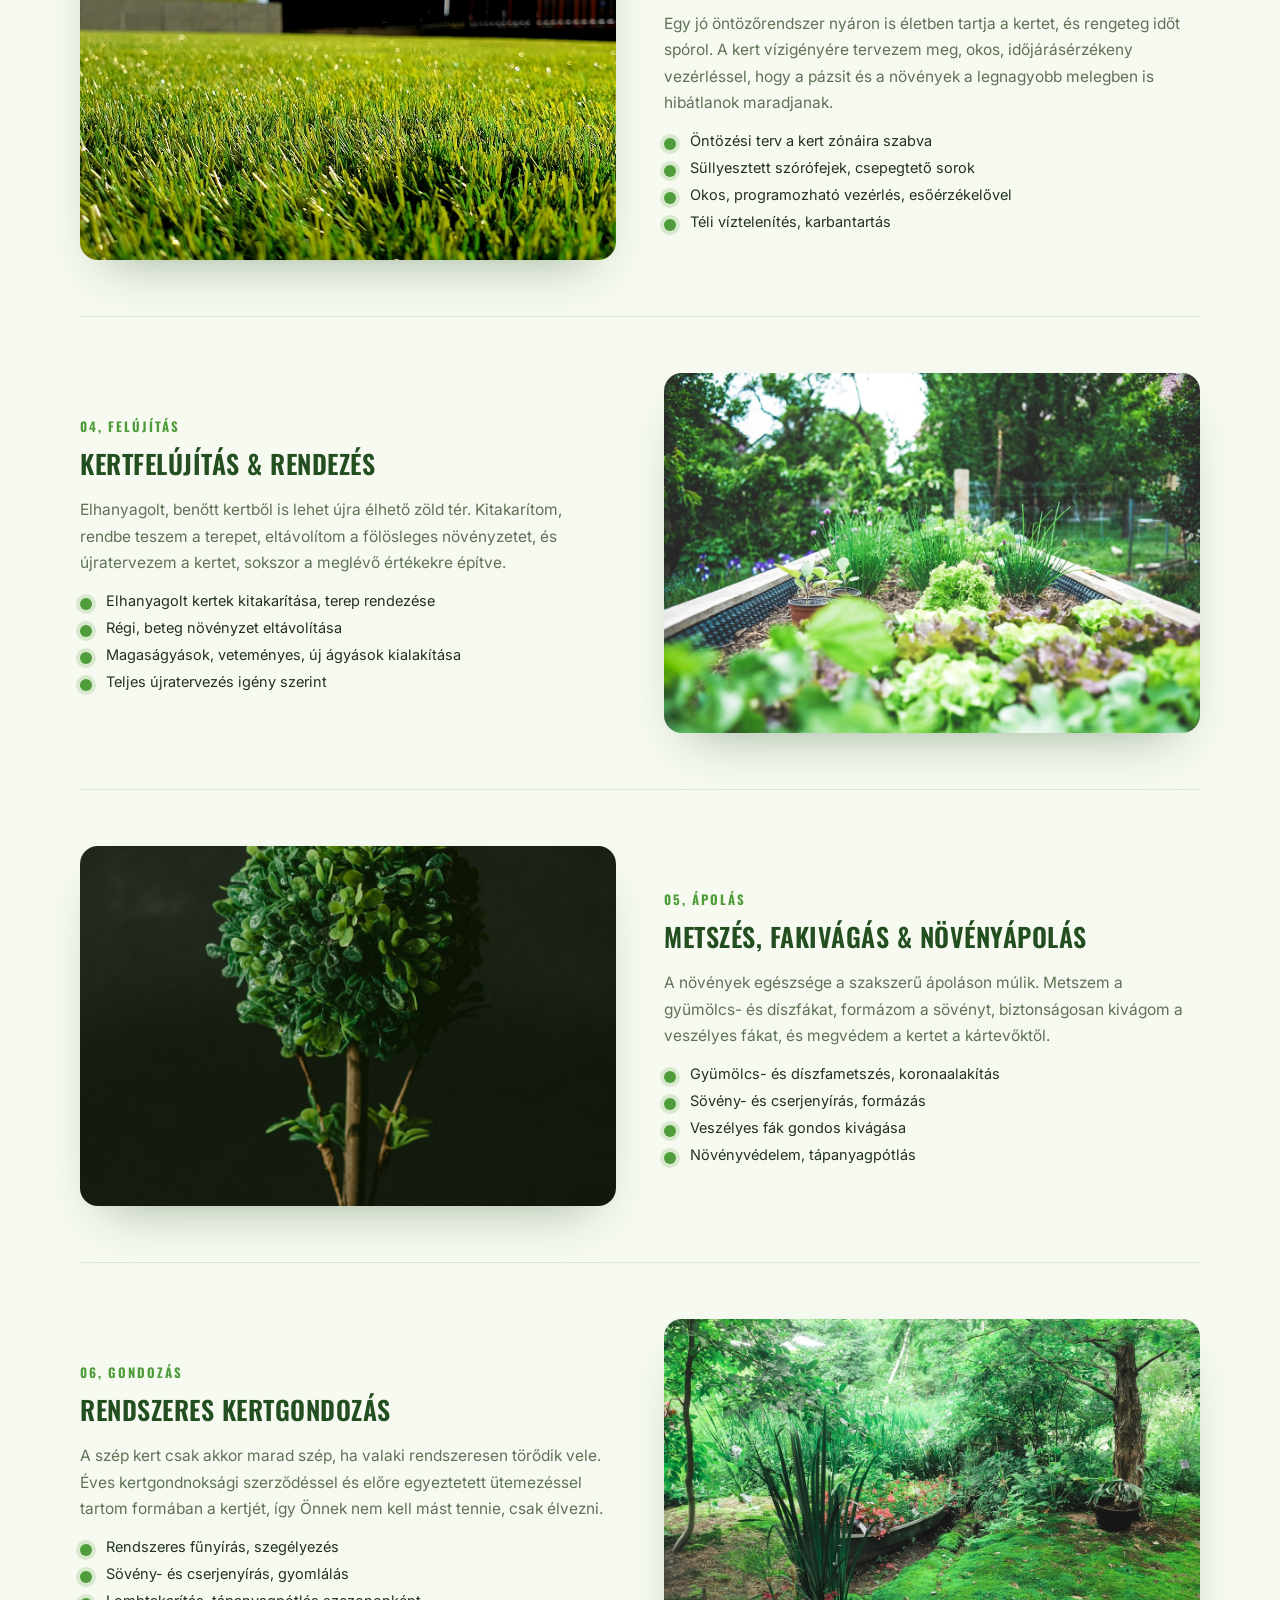
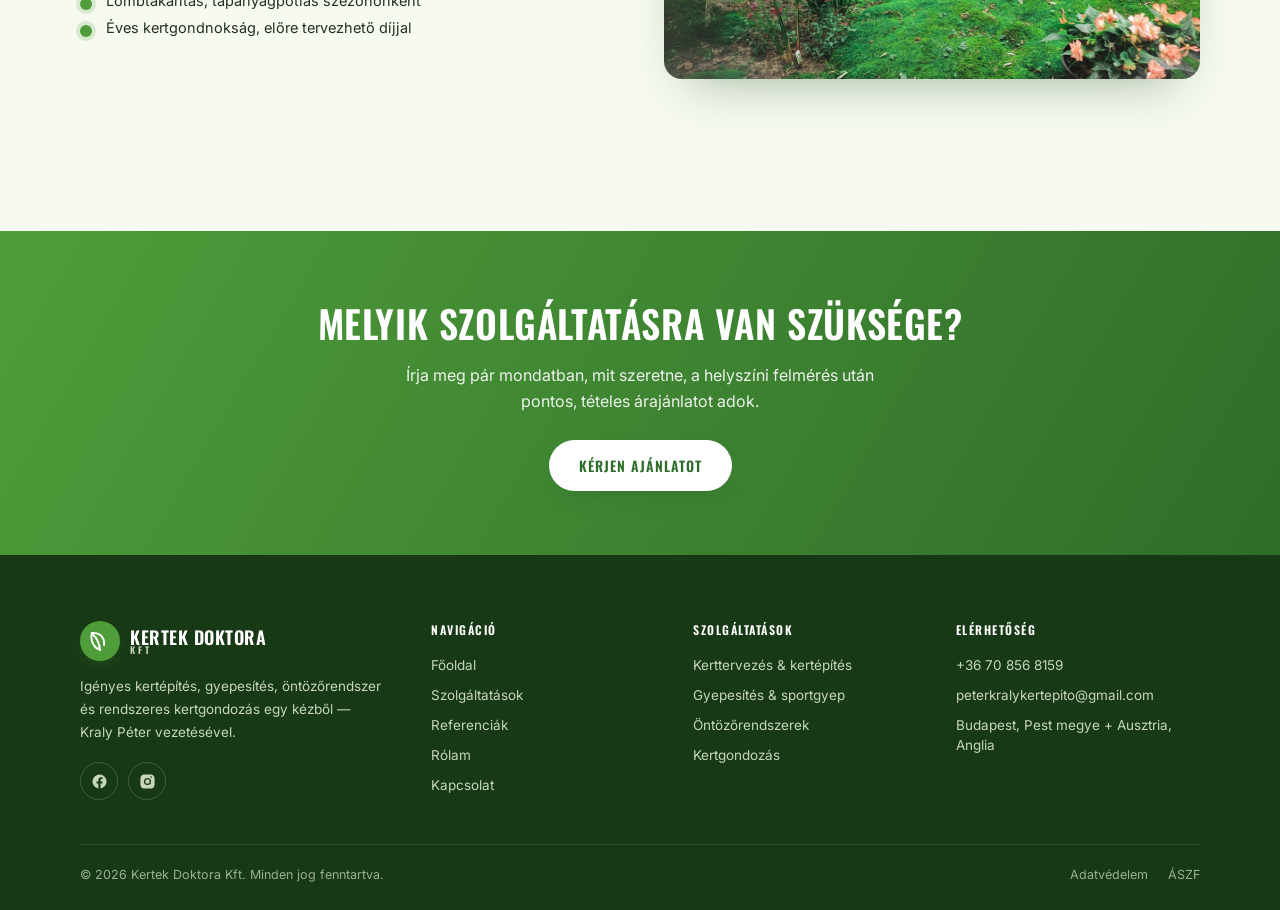
<file: szolgaltatasok.html>
<!DOCTYPE html>
<html lang="hu">
<head>
<meta charset="UTF-8">
<meta name="viewport" content="width=device-width, initial-scale=1.0">
<title>Szolgáltatások, Kertek Doktora Kft</title>
<meta name="description" content="Kertépítés, gyepesítés és sportgyep, öntözőrendszerek, kertfelújítás, metszés és fakivágás, valamint rendszeres kertgondozás — Kraly Péter, Kertek Doktora Kft.">
<link rel="canonical" href="https://kertekdoktora.hu/szolgaltatasok.html">
<link rel="icon" href="assets/favicon.svg">
<link rel="stylesheet" href="assets/styles.css">
<script type="application/ld+json">
{ "@context":"https://schema.org","@type":"FAQPage","mainEntity":[
{"@type":"Question","name":"Egyedül dolgozik, vagy csapattal?","acceptedAnswer":{"@type":"Answer","text":"A munkát én, Kraly Péter viszem végig a felméréstől az átadásig. Nagyobb kivitelezéseknél bevált alvállalkozókkal dolgozom, de a szakmai irányítás mindig az enyém."}},
{"@type":"Question","name":"Vállal-e nagyobb, profi gyepfelületeket is?","acceptedAnswer":{"@type":"Answer","text":"Igen. A családi kertek mellett sportpálya-szintű gyepet is építek és gondozok — dolgoztam NB I-es stadion pályáján is."}},
{"@type":"Question","name":"Vállal-e rendszeres kertgondozást szerződéssel?","acceptedAnswer":{"@type":"Answer","text":"Igen, éves kertgondnoksági szerződést is kötök, előre egyeztetett ütemezéssel."}}
]}
</script>
</head>
<body class="subpage">

  <div class="preloader" id="preloader"><div class="preloader-word">Kertek Doktora</div><div class="preloader-bar"><span id="preloaderFill"></span></div><div class="preloader-count" id="preloaderCount">0%</div></div>

  <nav class="navbar" id="navbar">
    <a href="index.html" class="logo" aria-label="Kertek Doktora Kft — főoldal"><div class="logo-box"><svg viewBox="0 0 32 32" aria-hidden="true"><path d="M16 27c-8-3-12-11-10-21 10 0 16 5 15 15" fill="none" stroke="#fff" stroke-width="2.4" stroke-linecap="round"/><path d="M7 8c5 4 8 9 9 19" fill="none" stroke="#fff" stroke-width="2.4" stroke-linecap="round"/></svg></div><div class="logo-text"><div class="top">Kertek Doktora</div><div class="bottom">Kft</div></div></a>
    <div class="nav-left">
      <a href="index.html">Főoldal</a>
      <a href="szolgaltatasok.html" class="active">Szolgáltatások</a>
      <a href="referenciak.html">Referenciák</a>
      <a href="rolam.html">Rólam</a>
      <a href="kapcsolat.html">Kapcsolat</a>
    </div>
    <div class="nav-right">
      <a class="phone-btn" href="tel:+36708568159">+36 70 856 8159</a>
      <button class="nav-burger" id="navBurger" aria-label="Menü megnyitása" aria-expanded="false"><span></span><span></span><span></span></button>
    </div>
  </nav>
  <div class="mobile-menu" id="mobileMenu">
    <a href="index.html">Főoldal</a><a href="szolgaltatasok.html" class="active">Szolgáltatások</a><a href="referenciak.html">Referenciák</a><a href="rolam.html">Rólam</a><a href="kapcsolat.html">Kapcsolat</a>
    <a class="phone-btn" href="tel:+36708568159">+36 70 856 8159</a>
  </div>

  <header class="page-banner pb-modern">
    <div class="pb-inner">
      <div class="crumbs"><a href="index.html">Főoldal</a> &nbsp;/&nbsp; Szolgáltatások</div>
      <h1>Szolgáltatások</h1>
      <p>A tervezőasztaltól a rendszeres gondozásig minden olyan munkát elvégzek, amivel egészséges, szép és tartós kertet építek Önnek.</p>
    </div>
  </header>

  <section class="section">
    <div class="svc-row">
      <div class="svc-media"><img src="assets/img/kert-modern-haz.jpg" alt="Tervezett kert egy modern ház előtt"></div>
      <div class="svc-body">
        <span class="svc-num">01, tervezés</span>
        <h3>Kerttervezés &amp; kertépítés</h3>
        <p>Az új kert nálam a papíron kezdődik: felmérem az adottságokat, meghallgatom, hogyan szeretné használni a teret, és ehhez tervezek egységes, élhető kertet a növényválasztástól a burkolatokig.</p>
        <ul>
          <li>Helyszíni felmérés, koncepció- és ültetési terv</li>
          <li>Tereprendezés, talaj-előkészítés, drénezés</li>
          <li>Növénykiültetés, kerti utak, pihenő- és játszóterek</li>
          <li>Kulcsrakész átadás, gondozási útmutatóval</li>
        </ul>
      </div>
    </div>

    <div class="svc-row flip">
      <div class="svc-media"><img src="assets/img/valodi/gyepesites-tekercsek.webp" alt="Gyeptégla-tekercsek lerakásra készen"></div>
      <div class="svc-body">
        <span class="svc-num">02, gyep</span>
        <h3>Gyepesítés &amp; sportgyep</h3>
        <p>A tökéletes pázsit szakma. Magvetéssel vagy gyeptéglával dolgozom, a talajprogramtól a nyírási ritmusig mindent a helyszínhez igazítva, a családi pázsittól a sportpálya-szintű, terhelhető gyepfelületig.</p>
        <ul>
          <li>Magvetéses és gyeptéglás gyepesítés</li>
          <li>Talaj-előkészítés, tápanyag- és gyommentesítő program</li>
          <li>Sportpálya-szintű, terhelhető gyep stadion referenciával</li>
          <li>Gyepfelújítás, mohátlanítás, levegőztetés</li>
        </ul>
      </div>
    </div>

    <div class="svc-row">
      <div class="svc-media"><img src="assets/img/gyep.jpg" alt="Automata öntözéssel tartott egészséges pázsit"></div>
      <div class="svc-body">
        <span class="svc-num">03, öntözés</span>
        <h3>Öntözőrendszerek</h3>
        <p>Egy jó öntözőrendszer nyáron is életben tartja a kertet, és rengeteg időt spórol. A kert vízigényére tervezem meg, okos, időjárásérzékeny vezérléssel, hogy a pázsit és a növények a legnagyobb melegben is hibátlanok maradjanak.</p>
        <ul>
          <li>Öntözési terv a kert zónáira szabva</li>
          <li>Süllyesztett szórófejek, csepegtető sorok</li>
          <li>Okos, programozható vezérlés, esőérzékelővel</li>
          <li>Téli víztelenítés, karbantartás</li>
        </ul>
      </div>
    </div>

    <div class="svc-row flip">
      <div class="svc-media"><img src="assets/img/magasagyas.jpg" alt="Felújított kert magaságyásokkal"></div>
      <div class="svc-body">
        <span class="svc-num">04, felújítás</span>
        <h3>Kertfelújítás &amp; rendezés</h3>
        <p>Elhanyagolt, benőtt kertből is lehet újra élhető zöld tér. Kitakarítom, rendbe teszem a terepet, eltávolítom a fölösleges növényzetet, és újratervezem a kertet, sokszor a meglévő értékekre építve.</p>
        <ul>
          <li>Elhanyagolt kertek kitakarítása, terep rendezése</li>
          <li>Régi, beteg növényzet eltávolítása</li>
          <li>Magaságyások, veteményes, új ágyások kialakítása</li>
          <li>Teljes újratervezés igény szerint</li>
        </ul>
      </div>
    </div>

    <div class="svc-row">
      <div class="svc-media"><img src="assets/img/buxus-metszes.jpg" alt="Formára nyírt sövény és cserjék"></div>
      <div class="svc-body">
        <span class="svc-num">05, ápolás</span>
        <h3>Metszés, fakivágás &amp; növényápolás</h3>
        <p>A növények egészsége a szakszerű ápoláson múlik. Metszem a gyümölcs- és díszfákat, formázom a sövényt, biztonságosan kivágom a veszélyes fákat, és megvédem a kertet a kártevőktől.</p>
        <ul>
          <li>Gyümölcs- és díszfametszés, koronaalakítás</li>
          <li>Sövény- és cserjenyírás, formázás</li>
          <li>Veszélyes fák gondos kivágása</li>
          <li>Növényvédelem, tápanyagpótlás</li>
        </ul>
      </div>
    </div>

    <div class="svc-row flip">
      <div class="svc-media"><img src="assets/img/kert-dus.jpg" alt="Rendszeresen gondozott, dús kert"></div>
      <div class="svc-body">
        <span class="svc-num">06, gondozás</span>
        <h3>Rendszeres kertgondozás</h3>
        <p>A szép kert csak akkor marad szép, ha valaki rendszeresen törődik vele. Éves kertgondnoksági szerződéssel és előre egyeztetett ütemezéssel tartom formában a kertjét, így Önnek nem kell mást tennie, csak élvezni.</p>
        <ul>
          <li>Rendszeres fűnyírás, szegélyezés</li>
          <li>Sövény- és cserjenyírás, gyomlálás</li>
          <li>Lombtakarítás, tápanyagpótlás szezononként</li>
          <li>Éves kertgondnokság, előre tervezhető díjjal</li>
        </ul>
      </div>
    </div>
  </section>

  <section class="cta-strip">
    <h2>Melyik szolgáltatásra van szüksége?</h2>
    <p>Írja meg pár mondatban, mit szeretne, a helyszíni felmérés után pontos, tételes árajánlatot adok.</p>
    <a class="btn-solid" href="kapcsolat.html">Kérjen ajánlatot</a>
  </section>

  <footer class="site-footer">
    <div class="footer-top">
      <div class="footer-col"><div class="footer-brand"><div class="logo-box"><svg viewBox="0 0 32 32" aria-hidden="true"><path d="M16 27c-8-3-12-11-10-21 10 0 16 5 15 15" fill="none" stroke="#fff" stroke-width="2.4" stroke-linecap="round"/><path d="M7 8c5 4 8 9 9 19" fill="none" stroke="#fff" stroke-width="2.4" stroke-linecap="round"/></svg></div><div class="logo-text"><div class="top">Kertek Doktora</div><div class="bottom">Kft</div></div></div><p>Igényes kertépítés, gyepesítés, öntözőrendszer és rendszeres kertgondozás egy kézből — Kraly Péter vezetésével.</p><div class="footer-social"><a href="#" aria-label="Facebook"><svg viewBox="0 0 24 24"><path d="M22 12a10 10 0 1 0-11.6 9.9v-7H7.9V12h2.5V9.8c0-2.5 1.5-3.9 3.8-3.9 1.1 0 2.2.2 2.2.2v2.5h-1.3c-1.2 0-1.6.8-1.6 1.6V12h2.8l-.4 2.9h-2.4v7A10 10 0 0 0 22 12"/></svg></a><a href="#" aria-label="Instagram"><svg viewBox="0 0 24 24"><path d="M12 2c2.7 0 3.06.01 4.12.06 1.07.05 1.79.22 2.43.46.66.26 1.22.6 1.77 1.15.55.55.9 1.11 1.15 1.77.24.64.41 1.36.46 2.43.05 1.06.06 1.42.06 4.12s-.01 3.06-.06 4.12c-.05 1.07-.22 1.79-.46 2.43a4.9 4.9 0 0 1-1.15 1.77 4.9 4.9 0 0 1-1.77 1.15c-.64.24-1.36.41-2.43.46-1.06.05-1.42.06-4.12.06s-3.06-.01-4.12-.06c-1.07-.05-1.79-.22-2.43-.46a4.9 4.9 0 0 1-1.77-1.15 4.9 4.9 0 0 1-1.15-1.77c-.24-.64-.41-1.36-.46-2.43C2.01 15.06 2 14.7 2 12s.01-3.06.06-4.12c.05-1.07.22-1.79.46-2.43.26-.66.6-1.22 1.15-1.77A4.9 4.9 0 0 1 5.44 2.53c.64-.24 1.36-.41 2.43-.46C8.94 2.01 9.3 2 12 2Zm0 5a5 5 0 1 0 0 10 5 5 0 0 0 0-10Zm0 8.2a3.2 3.2 0 1 1 0-6.4 3.2 3.2 0 0 1 0 6.4Zm5.2-8.4a1.17 1.17 0 1 0 0-2.34 1.17 1.17 0 0 0 0 2.34Z"/></svg></a></div></div>
      <div class="footer-col"><h4>Navigáció</h4><ul><li><a href="index.html">Főoldal</a></li><li><a href="szolgaltatasok.html">Szolgáltatások</a></li><li><a href="referenciak.html">Referenciák</a></li><li><a href="rolam.html">Rólam</a></li><li><a href="kapcsolat.html">Kapcsolat</a></li></ul></div>
      <div class="footer-col"><h4>Szolgáltatások</h4><ul><li><a href="szolgaltatasok.html">Kerttervezés &amp; kertépítés</a></li><li><a href="szolgaltatasok.html">Gyepesítés &amp; sportgyep</a></li><li><a href="szolgaltatasok.html">Öntözőrendszerek</a></li><li><a href="szolgaltatasok.html">Kertgondozás</a></li></ul></div>
      <div class="footer-col"><h4>Elérhetőség</h4><ul><li><a href="tel:+36708568159">+36 70 856 8159</a></li><li><a href="mailto:peterkralykertepito@gmail.com">peterkralykertepito@gmail.com</a></li><li><a href="kapcsolat.html">Budapest, Pest megye + Ausztria, Anglia</a></li></ul></div>
    </div>
    <div class="footer-bottom"><p>© 2026 Kertek Doktora Kft. Minden jog fenntartva.</p><div class="footer-legal"><a href="#">Adatvédelem</a><a href="#">ÁSZF</a></div></div>
  </footer>

  <script src="assets/main.js"></script>
</body>
</html>
</file>
<file: assets/styles.css>
@import url('https://fonts.googleapis.com/css2?family=Oswald:wght@400;500;600;700&family=Inter:wght@400;500;600;700&display=swap');

:root {
  --leaf:#4f9d3a;        /* fő akcent — friss levélzöld */
  --leaf-600:#468e34;
  --leaf-700:#2f6d2a;    /* mélyebb zöld — címek, kontraszt */
  --leaf-deep:#234f20;   /* sötét szekciók háttere */
  --leaf-deepest:#183916;/* lábléc */
  --lime:#8ec63f;        /* élénk kiemelés sötét háttéren */
  --cream:#f6faf1;       /* oldal háttér */
  --sage:#eaf3e1;        /* halvány panel */
  --sage-line:#dfe8d5;   /* vonalak */
  --card:#ffffff;
  --ink:#22331d;         /* sötét szöveg */
  --muted:#5f7256;       /* halkított szöveg */
  --muted-light:#c7d6bb; /* halkított szöveg sötét háttéren */
}

* { margin:0; padding:0; box-sizing:border-box; }
html { overflow-x:hidden; scroll-padding-top:100px; }
body {
  font-family:'Inter', sans-serif;
  background:var(--cream);
  color:var(--ink);
  min-height:100vh;
  display:flex;
  flex-direction:column;
}
img { max-width:100%; }

/* ---------- NAVBAR ---------- */
.navbar {
  position:fixed; top:20px; left:50%; transform:translateX(-50%);
  width:calc(100% - 64px); max-width:1000px; z-index:50;
  display:flex; align-items:center; justify-content:space-between;
  padding:10px 14px 10px 20px;
  background:rgba(255,255,255,0.72);
  backdrop-filter:blur(12px); -webkit-backdrop-filter:blur(12px);
  border:1px solid rgba(79,157,58,0.18); border-radius:999px;
  box-shadow:0 12px 30px -16px rgba(35,79,32,0.45);
  transition:background 0.3s ease, border-color 0.3s ease, box-shadow 0.3s ease;
}
.nav-left { display:flex; gap:24px; }
.nav-left a {
  text-decoration:none; color:var(--leaf-700); font-family:'Oswald', sans-serif;
  font-weight:600; font-size:14px; letter-spacing:1px; text-transform:uppercase;
  transition:color 0.25s ease; position:relative;
}
.nav-left a:hover { color:var(--leaf); }
.nav-left a.active { color:var(--leaf); }
.nav-left a.active::after {
  content:""; position:absolute; left:0; right:0; bottom:-6px; height:2px; background:var(--leaf); border-radius:2px;
}
.logo { display:flex; align-items:center; gap:10px; text-decoration:none; }
.logo-box {
  width:44px; height:44px; display:flex; align-items:center; justify-content:center; border-radius:50%;
  background:var(--leaf); flex-shrink:0; box-shadow:0 6px 16px -6px rgba(47,109,42,0.6);
}
.logo-box svg { width:26px; height:26px; display:block; }
.logo-text { font-family:'Oswald', sans-serif; line-height:1; }
.logo-text .top { font-size:19px; font-weight:600; letter-spacing:0.5px; text-transform:uppercase; color:var(--leaf-deep); }
.logo-text .bottom { font-size:10px; letter-spacing:3px; color:var(--muted); font-weight:600; text-transform:uppercase; }
.nav-right { display:flex; align-items:center; gap:14px; }
.fb-icon { width:18px; height:18px; fill:var(--leaf-700); transition:fill 0.25s ease; }
.fb-icon:hover { fill:var(--leaf); }
.phone-btn {
  background:var(--leaf); color:#fff; padding:11px 20px; font-family:'Oswald', sans-serif;
  font-weight:600; letter-spacing:0.6px; font-size:14px; text-decoration:none; border-radius:999px;
  box-shadow:0 8px 18px -8px rgba(47,109,42,0.7); transition:background 0.25s ease, transform 0.25s ease; white-space:nowrap;
}
.phone-btn:hover { background:var(--leaf-600); transform:translateY(-1px); }

.nav-burger { display:none; flex-direction:column; justify-content:center; gap:5px; width:34px; height:34px; border:none; background:transparent; cursor:pointer; padding:0; }
.nav-burger span { display:block; width:100%; height:2px; background:var(--leaf-700); border-radius:2px; transition:background 0.3s ease, transform 0.3s ease, opacity 0.3s ease; }
.navbar.menu-open .nav-burger span:nth-child(1) { transform:translateY(7px) rotate(45deg); }
.navbar.menu-open .nav-burger span:nth-child(2) { opacity:0; }
.navbar.menu-open .nav-burger span:nth-child(3) { transform:translateY(-7px) rotate(-45deg); }
.navbar.menu-open .nav-burger span { background:#fff; }

.mobile-menu {
  position:fixed; inset:0; z-index:40;
  background:linear-gradient(160deg,var(--leaf-deep),var(--leaf-deepest));
  display:flex; flex-direction:column; align-items:center; justify-content:center; gap:28px;
  opacity:0; pointer-events:none; transform:translateY(-12px);
  transition:opacity 0.3s ease, transform 0.3s ease;
}
.mobile-menu.open { opacity:1; pointer-events:auto; transform:translateY(0); }
.mobile-menu a { text-decoration:none; color:#fff; font-family:'Oswald', sans-serif; font-weight:600; font-size:26px; letter-spacing:1px; text-transform:uppercase; }
.mobile-menu a.active { color:var(--lime); }
.mobile-menu .phone-btn { font-size:16px; padding:14px 28px; }

.navbar.scrolled, body.subpage .navbar {
  background:rgba(255,255,255,0.95);
  border-color:rgba(79,157,58,0.16);
  box-shadow:0 8px 22px -12px rgba(35,79,32,0.35);
}

/* ---------- SHARED BUTTONS ---------- */
.btn-solid {
  display:inline-block; background:var(--leaf); color:#fff; font-family:'Oswald', sans-serif; font-weight:600;
  letter-spacing:1px; text-transform:uppercase; font-size:14px; padding:15px 30px; text-decoration:none; border-radius:999px;
  box-shadow:0 10px 22px -10px rgba(47,109,42,0.6); transition:transform 0.25s ease, background 0.25s ease, box-shadow 0.25s ease; cursor:pointer; border:none;
}
.btn-solid:hover { transform:translateY(-2px) scale(1.02); background:var(--leaf-600); box-shadow:0 14px 26px -10px rgba(47,109,42,0.6); }
.btn-outline {
  display:inline-block; background:transparent; color:var(--leaf-700); border:1.5px solid var(--leaf); font-family:'Oswald', sans-serif;
  font-weight:600; letter-spacing:1px; text-transform:uppercase; font-size:14px; padding:13.5px 28px; text-decoration:none; border-radius:999px;
  transition:transform 0.25s ease, background 0.25s ease, color 0.25s ease; cursor:pointer;
}
.btn-outline:hover { transform:translateY(-2px) scale(1.02); background:var(--leaf); color:#fff; }

/* ---------- EYEBROW ---------- */
.eyebrow {
  display:inline-flex; align-items:center; gap:10px;
  font-family:'Oswald', sans-serif; font-weight:600; letter-spacing:2.5px; text-transform:uppercase;
  font-size:12px; color:var(--leaf-600); margin-bottom:16px;
}
.eyebrow::before { content:""; width:26px; height:2px; background:var(--leaf); display:inline-block; }
.eyebrow.on-dark { color:var(--lime); }
.eyebrow.on-dark::before { background:var(--lime); }

/* ---------- SECTION TITLES ---------- */
.sec-title {
  font-family:'Oswald', sans-serif; font-weight:600; letter-spacing:0.5px; text-transform:uppercase;
  color:var(--leaf-deep); font-size:clamp(28px,3.6vw,40px); line-height:1.1;
}
.sec-title.on-dark { color:#fff; }

/* ---------- HOME HERO ---------- */
.hero {
  position:relative; flex:0 0 auto; min-height:0;
  background:
    radial-gradient(90% 120% at 80% 0%, rgba(142,198,63,0.18), transparent 55%),
    linear-gradient(160deg,#f9fcf5 0%,#eaf3e1 55%,#dcebcd 100%);
  display:flex; align-items:center; justify-content:space-between; gap:40px;
  padding:150px 80px 130px; overflow:hidden;
  clip-path:polygon(0 0, 100% 0, 100% calc(100% - 46px), 0 100%);
}
.hero::before {
  content:""; position:absolute; inset:0; pointer-events:none;
  background-image:url("data:image/svg+xml;utf8,<svg xmlns='http://www.w3.org/2000/svg' width='120' height='120'><filter id='n'><feTurbulence type='fractalNoise' baseFrequency='0.9' numOctaves='2' stitchTiles='stitch'/></filter><rect width='100%25' height='100%25' filter='url(%23n)'/></svg>");
  opacity:0.04; mix-blend-mode:multiply;
}
.hero-content { position:relative; z-index:1; flex:1 1 420px; min-width:0; max-width:560px; padding-left:30px; display:flex; flex-direction:column; align-items:flex-start; border-left:3px solid var(--leaf); }
@keyframes heroShapeDrift { 0%,100%{transform:translate(0,0);} 50%{transform:translate(14px,-10px);} }
.hero-shape { position:absolute; border:1px solid rgba(79,157,58,0.3); border-radius:50%; pointer-events:none; z-index:-1; }
.hero-shape.s1 { width:110px; height:110px; top:-40px; left:20%; animation:heroShapeDrift 6s ease-in-out infinite; }
.hero-shape.s2 { width:64px; height:64px; bottom:10%; left:-30px; animation:heroShapeDrift 5s ease-in-out infinite reverse; }
.hero-shape.s3 { width:150px; height:150px; bottom:-70px; right:-40px; animation:heroShapeDrift 8s ease-in-out infinite; }
@keyframes lineIn { from{opacity:0; transform:translateX(-22px);} to{opacity:1; transform:translateX(0);} }
.hero-title {
  font-family:'Oswald', sans-serif; font-weight:600; text-transform:uppercase;
  font-size:clamp(44px, 6vw, 82px); line-height:1.04; letter-spacing:1px; color:var(--leaf-deep); margin-bottom:14px;
}
.hero-title span { display:block; opacity:0; animation:lineIn 0.65s ease forwards; animation-delay:0.1s; }
@keyframes underlineGrow { from{width:0;} to{width:120px;} }
.hero-underline { height:6px; border-radius:3px; background:var(--leaf); margin-bottom:24px; width:0; animation:underlineGrow 0.7s ease 0.55s forwards; }
.hero-sub { font-family:'Inter', sans-serif; font-weight:400; font-size:18px; line-height:1.6; color:var(--muted); max-width:46ch; margin-bottom:30px; opacity:0; animation:lineIn 0.6s ease 0.7s forwards; }
.hero-ctas { display:flex; gap:14px; flex-wrap:wrap; opacity:0; animation:lineIn 0.6s ease 0.85s forwards; }
@keyframes ctaPulse { 0%,100%{box-shadow:0 0 0 0 rgba(79,157,58,0.4);} 50%{box-shadow:0 0 0 8px rgba(79,157,58,0);} }
.hero-ctas .btn-solid { animation:ctaPulse 2.4s ease-in-out infinite; }
.hero-ctas .btn-solid:hover { animation-play-state:paused; }

.hero-image-wrap { position:relative; flex:0 1 500px; min-width:0; }
.hero-image-frame { position:relative; z-index:2; background:#fff; padding:10px; border-radius:18px; box-shadow:0 30px 60px -24px rgba(35,79,32,0.5); will-change:transform; }
.hero-image-frame > img { display:block; width:100%; height:520px; object-fit:cover; border-radius:10px; }
.hero-image-secondary { position:absolute; left:-52px; top:56px; z-index:3; width:172px; height:214px; background:#fff; padding:8px; border-radius:14px; box-shadow:0 20px 40px -14px rgba(35,79,32,0.55); transform:rotate(-6deg); }
.hero-image-secondary img { display:block; width:100%; height:100%; object-fit:cover; border-radius:8px; }
.hero-badge { position:absolute; top:-16px; right:-16px; width:86px; height:86px; border-radius:50%; background:var(--leaf); color:#fff; display:flex; flex-direction:column; align-items:center; justify-content:center; line-height:1.05; font-family:'Oswald', sans-serif; transform:rotate(7deg); box-shadow:0 10px 22px -6px rgba(35,79,32,0.5); z-index:4; }
.hero-badge b { font-size:24px; font-weight:700; }
.hero-badge span { font-size:10px; letter-spacing:1px; text-transform:uppercase; font-weight:600; }
.hero-logo-badge { position:absolute; bottom:-18px; left:-18px; width:78px; height:78px; border-radius:50%; background:#fff; border:3px solid var(--leaf); box-shadow:0 10px 22px -6px rgba(35,79,32,0.45); display:flex; align-items:center; justify-content:center; padding:14px; z-index:5; }
.hero-logo-badge svg { width:100%; height:100%; display:block; }

@media (prefers-reduced-motion: reduce) {
  .hero-ctas .btn-solid { animation:none; }
  .hero-title span, .hero-underline, .hero-sub, .hero-ctas { animation:none; opacity:1; width:auto; }
}
@media (max-width: 900px) {
  .hero { flex-direction:column; align-items:flex-start; padding:120px 30px 92px; gap:40px; clip-path:polygon(0 0,100% 0,100% calc(100% - 30px),0 100%); }
  .hero-content { padding-left:16px; max-width:100%; width:100%; }
  .hero-shape { display:none; }
  .hero-image-wrap { align-self:center; flex-basis:auto; max-width:100%; width:100%; }
  .hero-image-frame > img { height:400px; }
}
@media (max-width: 700px) {
  .navbar { top:14px; width:calc(100% - 28px); padding:8px 10px 8px 16px; }
  .nav-left { display:none; }
  .nav-burger { display:flex; }
  .logo-text { display:none; }
  .nav-right { gap:10px; }
  .phone-btn { font-size:13px; padding:10px 16px; }
  .hero { padding:clamp(100px,30vw,130px) clamp(16px,5vw,24px) clamp(70px,20vw,96px); gap:36px; }
  .hero-content { padding-left:0; border-left:none; align-items:center; text-align:center; }
  .hero-title { letter-spacing:0.5px; }
  .hero-underline { margin-left:auto; margin-right:auto; }
  .hero-sub { font-size:16.5px; }
  .hero-ctas { flex-direction:column; align-items:center; width:100%; }
  .hero-ctas .btn-solid, .hero-ctas .btn-outline { width:100%; max-width:320px; text-align:center; }
  .hero-image-secondary { display:none; }
  .hero-image-frame > img { height:clamp(300px,80vw,420px); }
}

/* ---------- SUBPAGE BANNER ---------- */
.page-banner {
  position:relative; margin-top:0; padding:170px 80px 72px; overflow:hidden;
  display:flex; align-items:flex-end; min-height:340px;
}
.page-banner::before { content:""; position:absolute; inset:0; background-size:cover; background-position:center; z-index:0; }
.page-banner::after { content:""; position:absolute; inset:0; background:linear-gradient(160deg, rgba(24,57,22,0.72), rgba(35,79,32,0.82)); z-index:1; }
.page-banner .pb-inner { position:relative; z-index:2; max-width:1180px; margin:0 auto; width:100%; }
.page-banner .crumbs { font-family:'Oswald',sans-serif; font-weight:500; font-size:12px; letter-spacing:1.5px; text-transform:uppercase; color:var(--lime); margin-bottom:14px; }
.page-banner .crumbs a { color:var(--muted-light); text-decoration:none; }
.page-banner .crumbs a:hover { color:#fff; }
.page-banner h1 { font-family:'Oswald', sans-serif; font-weight:600; text-transform:uppercase; letter-spacing:1px; color:#fff; font-size:clamp(34px,5vw,60px); line-height:1.04; }
.page-banner p { font-family:'Inter',sans-serif; color:var(--muted-light); font-size:16.5px; line-height:1.6; max-width:56ch; margin-top:14px; }
@media (max-width:700px){ .page-banner { padding:130px 24px 56px; min-height:280px; } }

/* banner image variants */
.pb-viragos::before { background-image:url('img/kert-viragos.jpg'); }
.pb-gyep::before { background-image:url('img/gyep.jpg'); }
.pb-modern::before { background-image:url('img/kert-modern-lawn.jpg'); }
.pb-dus::before { background-image:url('img/kert-dus.jpg'); }

/* ---------- GENERIC SECTION WRAP ---------- */
.section { padding:96px 80px; }
.section.tight { padding:80px 80px; }
.wrap { max-width:1180px; margin:0 auto; }
.section-head { max-width:1180px; margin:0 auto 48px; }
.section-lede { font-family:'Inter', sans-serif; font-size:17px; line-height:1.65; color:var(--muted); max-width:62ch; margin-top:16px; }
@media (max-width:700px){ .section, .section.tight { padding:64px 24px; } .section-head { margin-bottom:36px; } }

/* ---------- SERVICES ---------- */
.services-grid { max-width:1180px; margin:0 auto; display:grid; grid-template-columns:repeat(3,1fr); gap:20px; }
.service-card { background:var(--card); border:1px solid var(--sage-line); border-radius:16px; padding:32px 30px; transition:transform 0.25s ease, box-shadow 0.25s ease, border-color 0.25s ease; }
.service-card:hover { transform:translateY(-4px); box-shadow:0 22px 40px -26px rgba(35,79,32,0.4); border-color:var(--leaf); }
.service-icon { width:52px; height:52px; border-radius:14px; background:var(--sage); display:flex; align-items:center; justify-content:center; margin-bottom:20px; }
.service-icon svg { width:26px; height:26px; stroke:var(--leaf-700); fill:none; stroke-width:1.7; stroke-linecap:round; stroke-linejoin:round; }
.service-title { font-family:'Oswald', sans-serif; font-weight:600; font-size:19px; text-transform:uppercase; letter-spacing:0.4px; color:var(--leaf-deep); margin-bottom:10px; }
.service-desc { font-family:'Inter', sans-serif; font-size:14.5px; line-height:1.6; color:var(--muted); }
@media (max-width: 980px) { .services-grid { grid-template-columns:1fr 1fr; } }
@media (max-width: 700px) { .services-grid { grid-template-columns:1fr; } }

/* detailed service rows (szolgaltatasok page) */
.svc-row { max-width:1180px; margin:0 auto; display:grid; grid-template-columns:1fr 1fr; gap:48px; align-items:center; padding:56px 0; border-bottom:1px solid var(--sage-line); }
.svc-row:last-child { border-bottom:none; }
.svc-row.flip .svc-media { order:2; }
.svc-media { border-radius:18px; overflow:hidden; box-shadow:0 24px 50px -26px rgba(35,79,32,0.45); }
.svc-media img { display:block; width:100%; height:360px; object-fit:cover; }
.svc-body h3 { font-family:'Oswald',sans-serif; font-weight:600; text-transform:uppercase; letter-spacing:0.5px; color:var(--leaf-deep); font-size:26px; margin-bottom:14px; }
.svc-body p { font-family:'Inter',sans-serif; font-size:15.5px; line-height:1.7; color:var(--muted); margin-bottom:16px; }
.svc-body ul { list-style:none; display:grid; gap:10px; }
.svc-body li { position:relative; padding-left:26px; font-family:'Inter',sans-serif; font-size:14.5px; color:var(--ink); }
.svc-body li::before { content:""; position:absolute; left:0; top:6px; width:12px; height:12px; border-radius:50%; background:var(--leaf); box-shadow:0 0 0 4px rgba(79,157,58,0.18); }
.svc-num { font-family:'Oswald',sans-serif; font-weight:700; font-size:13px; letter-spacing:2px; color:var(--leaf); text-transform:uppercase; margin-bottom:8px; display:block; }
@media (max-width:820px){ .svc-row { grid-template-columns:1fr; gap:24px; padding:40px 0; } .svc-row.flip .svc-media { order:0; } .svc-media img { height:260px; } }

/* ---------- ABOUT (dark green) ---------- */
@keyframes aboutDrift { 0%,100%{transform:translate(0,0);} 50%{transform:translate(14px,-10px);} }
@keyframes aboutFadeUp { from{opacity:0; transform:translateY(16px);} to{opacity:1; transform:translateY(0);} }
.about { position:relative; background:linear-gradient(165deg,var(--leaf-deep),var(--leaf-deepest)); padding:100px 80px; overflow:hidden; }
.about-shape { position:absolute; border:1px solid rgba(142,198,63,0.25); border-radius:50%; pointer-events:none; }
.about-shape.s1 { width:130px; height:130px; top:40px; left:8%; animation:aboutDrift 6s ease-in-out infinite; }
.about-shape.s2 { width:80px; height:80px; bottom:60px; left:36%; animation:aboutDrift 5s ease-in-out infinite reverse; }
.about-shape.s3 { width:210px; height:210px; top:-60px; right:6%; animation:aboutDrift 8s ease-in-out infinite; }
.about-inner { position:relative; max-width:1180px; margin:0 auto; display:flex; align-items:center; justify-content:center; gap:56px; flex-wrap:wrap; }
.about-imgwrap { position:relative; flex:0 0 340px; height:400px; border-radius:24px 24px 100px 24px; overflow:hidden; z-index:1; box-shadow:0 30px 60px -24px rgba(0,0,0,0.55); }
.about-imgwrap img { width:100%; height:100%; object-fit:cover; }
.about-text { position:relative; z-index:1; max-width:560px; flex:1 1 380px; }
.about-title { font-family:'Oswald', sans-serif; font-weight:600; text-transform:uppercase; font-size:clamp(28px,3.4vw,40px); letter-spacing:0.5px; color:#fff; margin-bottom:8px; line-height:1.08; }
.about-title span { display:block; opacity:0; animation:aboutFadeUp 0.6s ease forwards; }
.about-title span:nth-child(2) { animation-delay:0.15s; color:var(--lime); }
.about-text > p { font-family:'Inter', sans-serif; font-size:15.5px; line-height:1.75; color:var(--muted-light); margin:20px 0 0; max-width:56ch; }
.about-sign { display:flex; align-items:center; gap:12px; margin-top:24px; }
.about-sign .nm { font-family:'Oswald',serif; font-weight:600; font-size:18px; letter-spacing:0.5px; text-transform:uppercase; color:#fff; }
.about-sign .rl { font-size:12.5px; color:var(--muted-light); }
.about-sign-mark { width:44px; height:44px; border-radius:50%; background:var(--leaf); display:flex; align-items:center; justify-content:center; flex:0 0 auto; }
.about-sign-mark svg { width:24px; height:24px; }
.about-row { position:relative; z-index:1; max-width:1180px; margin:60px auto 0; display:grid; grid-template-columns:repeat(3,1fr); gap:32px; padding-top:36px; border-top:1px solid rgba(255,255,255,0.14); }
.about-point { border-top:2px solid var(--lime); padding-top:14px; }
.about-point b { display:block; font-family:'Oswald', sans-serif; font-weight:600; font-size:16px; text-transform:uppercase; letter-spacing:0.4px; color:#fff; margin-bottom:8px; }
.about-point span { font-family:'Inter', sans-serif; font-size:13.5px; line-height:1.55; color:var(--muted-light); }
.about-stats { position:relative; z-index:1; max-width:1180px; margin:36px auto 0; display:grid; grid-template-columns:repeat(3,1fr); gap:32px; }
.about-stat b { display:block; font-family:'Oswald', sans-serif; font-weight:700; font-size:36px; color:var(--lime); margin-bottom:2px; }
.about-stat span { font-family:'Inter', sans-serif; font-size:11.5px; letter-spacing:1px; text-transform:uppercase; color:var(--muted-light); }
@media (max-width:1100px) {
  .about-inner { flex-direction:column; align-items:center; gap:32px; }
  .about-imgwrap { flex:none; width:min(100%, 620px); height:360px; }
  .about-text { width:min(100%, 620px); max-width:620px; flex:none; }
  .about-row, .about-stats { max-width:620px; }
}
@media (prefers-reduced-motion: reduce) { .about-shape { animation:none; } .about-title span { animation:none; opacity:1; } }
@media (max-width: 900px) { .about { padding:72px 80px; } .about-inner { flex-direction:column; align-items:center; gap:32px; } .about-imgwrap { flex:none; width:min(100%, 620px); height:300px; } .about-text { width:min(100%, 620px); max-width:620px; } .about-row { grid-template-columns:1fr; row-gap:24px; } .about-stats { gap:20px; } }
@media (max-width: 600px) { .about { padding:60px 24px; } .about-stat b { font-size:29px; } .about-stats { grid-template-columns:1fr; gap:22px; } }

/* ---------- REFS COVERFLOW (home) ---------- */
.refs { background:var(--sage); padding:96px 80px 108px; position:relative; overflow:hidden; }
.refs-head { max-width:1180px; margin:0 auto 32px; display:flex; align-items:flex-end; justify-content:space-between; gap:24px; flex-wrap:wrap; }
.refs-hint { font-family:'Inter', sans-serif; font-size:13px; color:var(--muted); }
.refs-stage-wrap { max-width:1180px; margin:0 auto; height:510px; position:relative; display:flex; align-items:center; justify-content:center; perspective:1100px; touch-action:pan-y; }
.refs-stage { position:relative; width:100%; height:100%; display:flex; align-items:center; justify-content:center; transform-style:preserve-3d; }
.refs-card { position:absolute; width:400px; height:470px; border-radius:16px; overflow:hidden; box-shadow:0 24px 46px -18px rgba(35,79,32,0.45); transition:transform 0.45s ease, opacity 0.45s ease, filter 0.45s ease; cursor:pointer; }
.refs-card img { width:100%; height:100%; object-fit:cover; display:block; }
.refs-card .cap { position:absolute; bottom:0; left:0; right:0; padding:16px 16px 14px; background:linear-gradient(0deg, rgba(15,40,13,0.9), transparent); font-family:'Oswald', sans-serif; font-weight:600; text-transform:uppercase; letter-spacing:0.5px; font-size:15px; color:#fff; opacity:0; transition:opacity 0.3s ease; }
.refs-card .cap b { display:block; font-family:'Inter',sans-serif; font-weight:600; color:var(--lime); font-size:11px; letter-spacing:0.5px; margin-top:3px; text-transform:none; }
.refs-card.center .cap { opacity:1; }
.refs-card.center::after { content:"Kattints a megnyitáshoz"; position:absolute; top:12px; left:50%; transform:translateX(-50%); background:var(--leaf); color:#fff; font-family:'Oswald', sans-serif; font-weight:600; font-size:10px; letter-spacing:0.5px; text-transform:uppercase; padding:5px 12px; border-radius:999px; white-space:nowrap; }
.refs-nav { position:relative; z-index:2; display:flex; align-items:center; justify-content:center; gap:18px; margin-top:26px; }
.refs-btn { width:46px; height:46px; border-radius:50%; border:1px solid rgba(35,79,32,0.2); background:#fff; color:var(--leaf-700); font-size:20px; cursor:pointer; transition:background 0.2s ease, color 0.2s ease, border-color 0.2s ease; }
.refs-btn:hover { background:var(--leaf); border-color:var(--leaf); color:#fff; }
@media (max-width: 900px) { .refs { padding:64px 80px 80px; } .refs-card { width:230px; height:280px; } .refs-stage-wrap { height:330px; } }
@media (max-width: 600px) { .refs { padding:56px 24px 72px; } .refs-card { width:200px; height:250px; } .refs-stage-wrap { height:300px; } .refs-nav { flex-wrap:wrap; row-gap:14px; } .refs-btn { order:1; } #refsNext { order:2; } .refs-nav .btn-solid { order:3; width:100%; text-align:center; } }

/* ---------- GALLERY (referenciak page) ---------- */
.gallery-cat { max-width:1180px; margin:0 auto; }
.gallery-cat + .gallery-cat { margin-top:64px; }
.gallery-cat h2 { font-family:'Oswald',sans-serif; font-weight:600; text-transform:uppercase; letter-spacing:0.5px; color:var(--leaf-deep); font-size:24px; margin-bottom:6px; }
.gallery-cat .cat-note { font-family:'Inter',sans-serif; color:var(--muted); font-size:14.5px; margin-bottom:22px; max-width:60ch; }
.gallery-grid { display:grid; grid-template-columns:repeat(3,1fr); gap:16px; }
.gallery-grid.two { grid-template-columns:repeat(2,1fr); }
.g-item { position:relative; border-radius:14px; overflow:hidden; cursor:pointer; box-shadow:0 16px 34px -24px rgba(35,79,32,0.4); background:var(--sage); aspect-ratio:1/1; }
.g-item img { display:block; width:100%; height:100%; object-fit:cover; transition:transform 0.5s ease; }
.g-item:hover img { transform:scale(1.06); }
.g-item .g-cap { position:absolute; left:0; right:0; bottom:0; padding:14px 14px 12px; background:linear-gradient(0deg, rgba(15,40,13,0.85), transparent); color:#fff; font-family:'Inter',sans-serif; font-size:12.5px; opacity:0; transform:translateY(6px); transition:opacity 0.3s ease, transform 0.3s ease; }
.g-item:hover .g-cap { opacity:1; transform:translateY(0); }

@media (max-width:820px){ .gallery-grid, .gallery-grid.two { grid-template-columns:1fr 1fr; } }
@media (max-width:520px){ .gallery-grid, .gallery-grid.two { grid-template-columns:1fr; } }

/* lightbox */
.lightbox { position:fixed; inset:0; z-index:120; background:rgba(15,30,12,0.92); display:none; align-items:center; justify-content:center; padding:32px; }
.lightbox.open { display:flex; }
.lightbox img { max-width:92vw; max-height:86vh; border-radius:12px; box-shadow:0 30px 80px -20px rgba(0,0,0,0.7); }
.lightbox .lb-close { position:absolute; top:22px; right:26px; width:46px; height:46px; border-radius:50%; border:1px solid rgba(255,255,255,0.4); background:rgba(255,255,255,0.08); color:#fff; font-size:22px; cursor:pointer; }
.lightbox .lb-cap { position:absolute; bottom:26px; left:0; right:0; text-align:center; color:#fff; font-family:'Inter',sans-serif; font-size:14px; }

/* ---------- REVIEWS ---------- */
.reviews-section { background:var(--cream); padding:96px 80px; }
.reviews-head { max-width:640px; margin:0 auto 44px; text-align:center; }
.reviews-head .eyebrow { margin-left:auto; margin-right:auto; }
.reviews-grid { max-width:1180px; margin:0 auto; display:grid; grid-template-columns:repeat(3,1fr); gap:24px; }
.review-card { background:var(--card); border-radius:18px; padding:30px 28px; border:1px solid var(--sage-line); box-shadow:0 16px 34px -26px rgba(35,79,32,0.3); display:flex; flex-direction:column; gap:16px; }
.review-stars { display:flex; gap:3px; }
.review-stars svg { width:17px; height:17px; fill:var(--leaf); }
.review-card p { font-size:15px; line-height:1.65; color:var(--ink); flex:1; }
.review-who { display:flex; align-items:center; gap:12px; }
.review-avatar { width:42px; height:42px; border-radius:50%; background:var(--leaf-deep); color:#fff; display:flex; align-items:center; justify-content:center; font-family:'Oswald', sans-serif; font-weight:600; font-size:15px; flex:0 0 auto; }
.review-who b { display:block; font-family:'Oswald', sans-serif; font-weight:600; font-size:15px; text-transform:uppercase; letter-spacing:0.4px; color:var(--leaf-deep); }
.review-who span { font-size:12.5px; color:var(--muted); }
@media (max-width:900px) { .reviews-section { padding:64px 80px; } .reviews-grid { grid-template-columns:1fr; } }
@media (max-width:600px) { .reviews-section { padding:56px 20px; } }

/* ---------- MAP / CONTACT DETAILS (dark green) ---------- */
.map-section { background:linear-gradient(165deg,var(--leaf-deep),var(--leaf-deepest)); padding:92px 80px; }
.map-inner { max-width:1180px; margin:0 auto; display:grid; grid-template-columns:1fr 1.3fr; gap:48px; align-items:stretch; }
.map-text { display:flex; flex-direction:column; justify-content:center; }
.map-title { font-family:'Oswald', sans-serif; font-weight:600; text-transform:uppercase; letter-spacing:0.5px; font-size:clamp(26px,3.2vw,36px); color:#fff; margin-bottom:22px; }
.map-list { list-style:none; display:flex; flex-direction:column; gap:16px; margin-bottom:24px; }
.map-list li { display:flex; gap:12px; align-items:flex-start; font-family:'Inter', sans-serif; font-size:14.5px; color:var(--muted-light); line-height:1.5; }
.map-list b { display:block; color:#fff; font-family:'Oswald', sans-serif; font-weight:600; font-size:12px; text-transform:uppercase; letter-spacing:0.8px; margin-bottom:3px; }
.map-list a { color:#fff; text-decoration:none; }
.map-list a:hover { color:var(--lime); }
.map-icon { width:20px; height:20px; flex:0 0 auto; margin-top:2px; fill:var(--lime); }
.map-frame { border-radius:16px; overflow:hidden; border:1px solid rgba(255,255,255,0.14); min-height:360px; }
.map-frame iframe { width:100%; height:100%; min-height:360px; border:0; display:block; }

/* ---------- CONTACT ---------- */
.contact-section { background:var(--sage); padding:92px 80px; }
.contact-inner { max-width:1180px; margin:0 auto; display:grid; grid-template-columns:1fr 1.2fr; gap:56px; }
.contact-title { font-family:'Oswald', sans-serif; font-weight:600; text-transform:uppercase; letter-spacing:0.5px; font-size:clamp(26px,3.2vw,38px); color:var(--leaf-deep); margin-bottom:16px; }
.contact-head p { font-size:15.5px; line-height:1.65; color:var(--muted); max-width:42ch; }
.contact-form { display:flex; flex-direction:column; gap:16px; }
.contact-row { display:grid; grid-template-columns:1fr 1fr; gap:16px; }
.contact-form label { font-family:'Oswald', sans-serif; font-size:11px; font-weight:600; letter-spacing:1px; text-transform:uppercase; color:var(--muted); margin-bottom:6px; display:block; }
.contact-form input, .contact-form textarea { width:100%; border:1px solid var(--sage-line); border-radius:10px; padding:13px 15px; font-family:'Inter', sans-serif; font-size:14.5px; color:var(--ink); background:#fff; }
.contact-form input:focus, .contact-form textarea:focus { outline:none; border-color:var(--leaf); box-shadow:0 0 0 3px rgba(79,157,58,0.18); }
.contact-form textarea { resize:vertical; min-height:120px; }
.contact-note { font-size:12px; color:var(--muted); margin-top:2px; }
@media (max-width:900px) { .map-section, .contact-section { padding:64px 80px; } .map-inner, .contact-inner { grid-template-columns:1fr; gap:32px; } .map-frame { min-height:280px; } .map-frame iframe { min-height:280px; } }
@media (max-width:600px) { .map-section, .contact-section { padding:56px 20px; } .contact-row { grid-template-columns:1fr; } .contact-form .btn-solid { width:100%; text-align:center; } }

/* ---------- FAQ ---------- */
.faq-section { background:var(--cream); padding:92px 80px; }
.faq-inner { max-width:820px; margin:0 auto; }
.faq-list { border-top:1px solid var(--sage-line); margin-top:32px; }
.faq-item { border-bottom:1px solid var(--sage-line); }
.faq-item summary { cursor:pointer; list-style:none; display:flex; align-items:center; justify-content:space-between; padding:20px 4px; font-family:'Oswald', sans-serif; font-weight:500; text-transform:uppercase; letter-spacing:0.4px; font-size:16px; color:var(--leaf-deep); }
.faq-item summary::-webkit-details-marker { display:none; }
.faq-item summary .plus { font-size:22px; color:var(--leaf); transition:transform 0.25s ease; flex:0 0 auto; margin-left:16px; }
.faq-item[open] summary .plus { transform:rotate(45deg); }
.faq-item .faq-body { padding:0 4px 20px; font-size:14.5px; color:var(--muted); line-height:1.65; max-width:66ch; }
@media (max-width:900px){ .faq-section { padding:64px 80px; } }
@media (max-width:600px){ .faq-section { padding:56px 20px; } }

/* ---------- CTA STRIP ---------- */
.cta-strip { background:linear-gradient(120deg,var(--leaf),var(--leaf-700)); padding:64px 80px; text-align:center; }
.cta-strip h2 { font-family:'Oswald',sans-serif; font-weight:600; text-transform:uppercase; letter-spacing:0.6px; color:#fff; font-size:clamp(26px,3.4vw,38px); margin-bottom:12px; }
.cta-strip p { font-family:'Inter',sans-serif; color:rgba(255,255,255,0.9); font-size:16px; max-width:52ch; margin:0 auto 26px; line-height:1.6; }
.cta-strip .btn-solid { background:#fff; color:var(--leaf-700); }
.cta-strip .btn-solid:hover { background:var(--sage); }
@media (max-width:700px){ .cta-strip { padding:52px 24px; } }

/* ---------- PRELOADER ---------- */
.preloader { position:fixed; inset:0; z-index:200; background:linear-gradient(160deg,var(--leaf-deep),var(--leaf-deepest)); display:flex; flex-direction:column; align-items:center; justify-content:center; gap:22px; transition:opacity 0.5s ease, visibility 0.5s ease; }
.preloader.hidden { opacity:0; visibility:hidden; pointer-events:none; }
.preloader-word { font-family:'Oswald', sans-serif; font-weight:600; text-transform:uppercase; letter-spacing:1px; font-size:clamp(30px,4.5vw,50px); color:#fff; }
.preloader-count { font-family:'Inter', sans-serif; font-weight:700; font-size:14px; letter-spacing:1px; color:var(--lime); font-variant-numeric:tabular-nums; }
.preloader-bar { width:170px; height:3px; background:rgba(255,255,255,0.18); border-radius:2px; overflow:hidden; }
.preloader-bar span { display:block; height:100%; width:0%; background:var(--lime); border-radius:2px; }

/* ---------- FOOTER ---------- */
.site-footer { background:var(--leaf-deepest); padding:66px 80px 28px; margin-top:auto; }
.footer-top { max-width:1180px; margin:0 auto; display:grid; grid-template-columns:1.4fr 1fr 1fr 1.1fr; gap:40px; padding-bottom:44px; border-bottom:1px solid rgba(255,255,255,0.1); }
.footer-brand { display:flex; align-items:center; gap:10px; margin-bottom:14px; }
.footer-brand .logo-box { width:40px; height:40px; }
.footer-brand .logo-text .top { font-family:'Oswald',sans-serif; font-size:18px; font-weight:600; text-transform:uppercase; color:#fff; }
.footer-brand .logo-text .bottom { font-size:9.5px; letter-spacing:3px; color:var(--muted-light); font-weight:600; text-transform:uppercase; }
.footer-col p { font-size:13.5px; color:var(--muted-light); line-height:1.7; max-width:34ch; }
.footer-col h4 { font-family:'Oswald', sans-serif; font-weight:600; font-size:12px; letter-spacing:1.5px; text-transform:uppercase; color:#fff; margin-bottom:16px; }
.footer-col ul { list-style:none; display:flex; flex-direction:column; gap:10px; }
.footer-col a { color:var(--muted-light); text-decoration:none; font-size:13.5px; }
.footer-col a:hover { color:var(--lime); }
.footer-social { display:flex; gap:10px; margin-top:18px; }
.footer-social a { width:38px; height:38px; border-radius:50%; border:1px solid rgba(255,255,255,0.18); display:flex; align-items:center; justify-content:center; transition:border-color 0.25s ease, background 0.25s ease; }
.footer-social a:hover { background:var(--leaf); border-color:var(--leaf); }
.footer-social svg { width:17px; height:17px; fill:var(--muted-light); }
.footer-social a:hover svg { fill:#fff; }
.footer-bottom { max-width:1180px; margin:0 auto; padding-top:22px; display:flex; align-items:center; justify-content:space-between; flex-wrap:wrap; gap:12px; }
.footer-bottom p { font-size:12.5px; color:var(--muted-light); opacity:0.75; }
.footer-legal { display:flex; gap:20px; }
.footer-legal a { font-size:12.5px; color:var(--muted-light); opacity:0.75; text-decoration:none; }
.footer-legal a:hover { color:var(--lime); opacity:1; }
@media (max-width:900px) { .site-footer { padding:56px 80px 24px; } .footer-top { grid-template-columns:1fr 1fr; gap:32px; } }
@media (max-width:600px) { .site-footer { padding:56px 24px 24px; } .footer-top { grid-template-columns:1fr; gap:28px; } .footer-bottom { flex-direction:column; align-items:flex-start; } }
</file>
